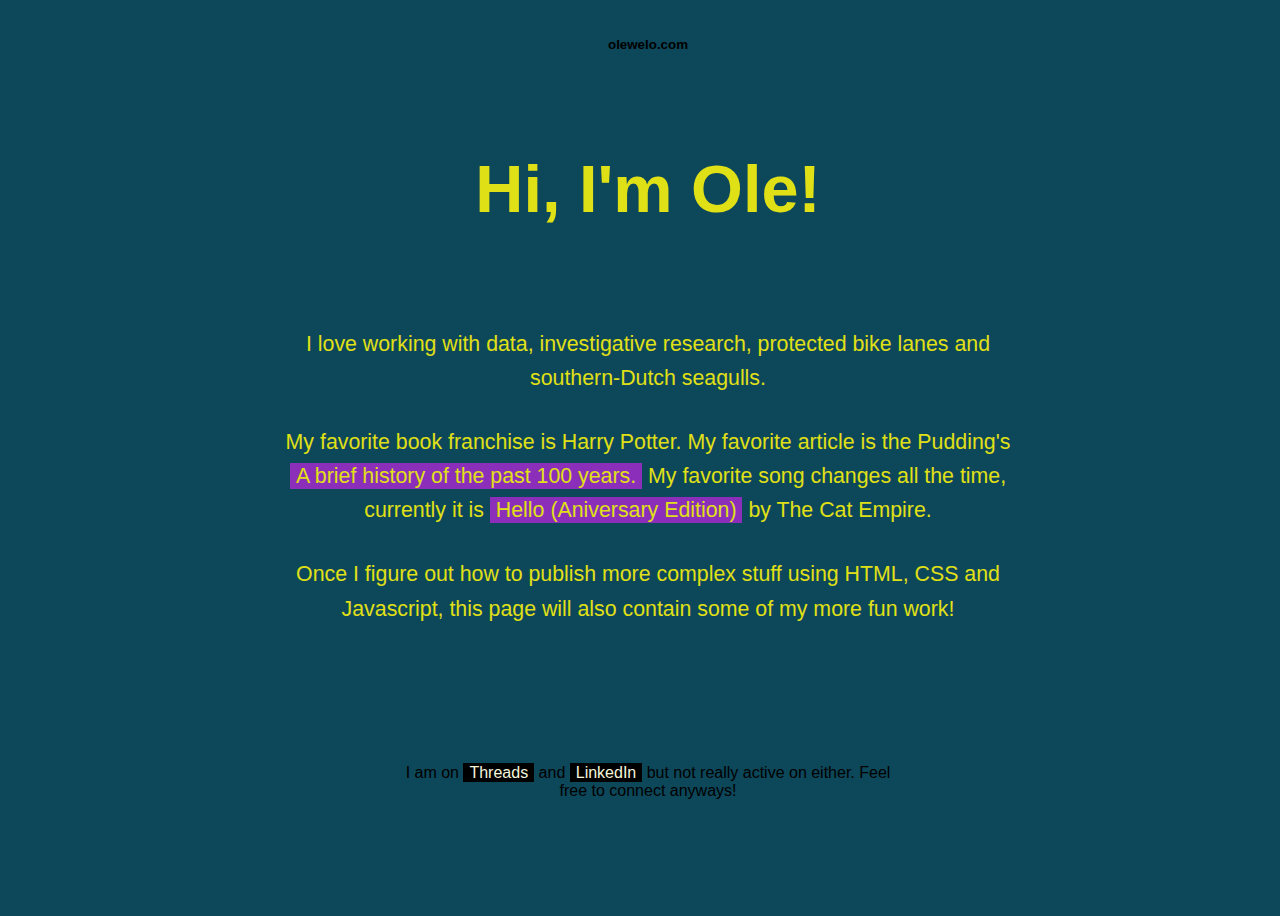
<file: index.html>
<!DOCTYPE html>
<html>
    <head>
        <meta name="viewport" content="width=device-width, initial-scale=1">
        <title>olewelo.com - blog & data</title>
        <link rel="stylesheet" href="style.css">
        <link rel="icon" type="image/x-icon" href="/images/favicon.ico">
    </head>
    <body>
        <header>
        <h1>olewelo.com</h1>
        </header>
        <main>
            <div class="row" id="body">
                <div class="intro-text-box">
                    <section>
                        <h1>Hi, I'm Ole!</h1>
                        <p1>
                            I love working with data, investigative research, protected bike lanes and southern-Dutch seagulls.
                        </p1>
                        <p2>
                            My favorite book franchise is Harry Potter. My favorite
                            article is the Pudding's <a href="https://pudding.cool/2018/12/brief-history/"><span class="single-line">A brief</span> history of the past <span class="single-line">100 years.</span></a>
                            My favorite song changes all the time, currently it is 
                            <a href="https://www.youtube.com/watch?v=nINM6dGTLxY">Hello (Aniversary Edition)</a> by The Cat Empire.
                        </p2>
                        <p3>
                            Once I figure out how to publish more complex stuff using HTML, CSS and Javascript, 
                            this page will also contain some of my more fun work!
                        </p3>
                    </section>
                </div>
            </div>
        </main>
        <footer id="footer">
            I am on 
            <a href="https://www.threads.net/@olewelo">Threads</a> 
            and
            <a href="https://www.linkedin.com/in/olesiever/">LinkedIn</a>
            but not really active on either. Feel free to connect anyways!
        </footer>
    </body>
</html>
</file>
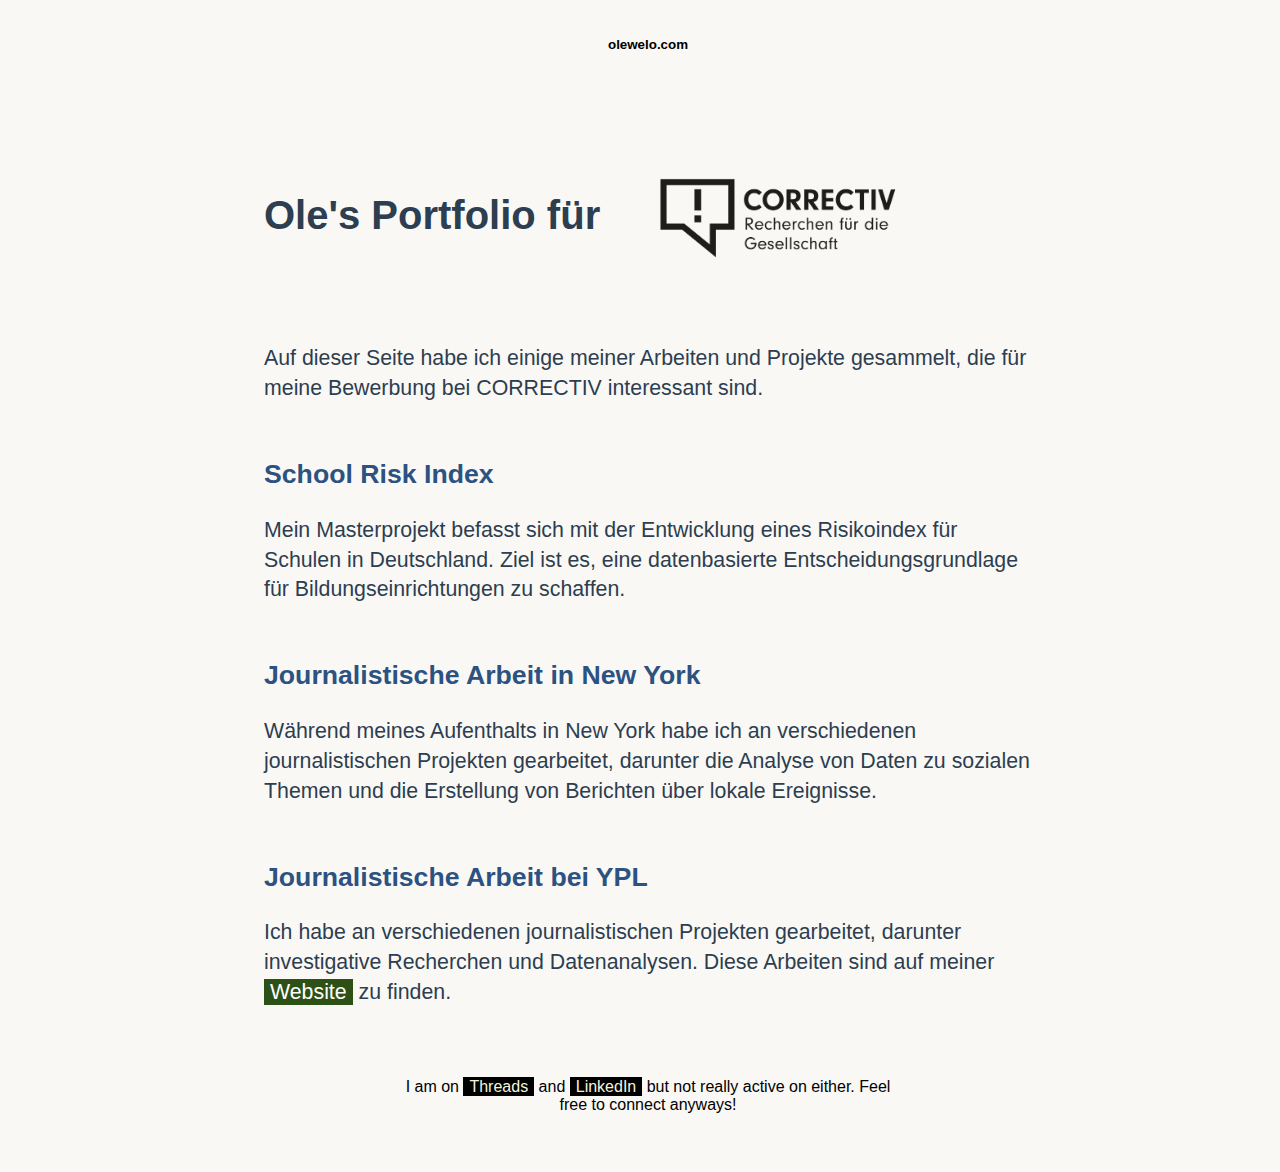
<file: correctiv-portfolio/index.html>
<!DOCTYPE html>
<html>
    <head>
        <meta name="viewport" content="width=device-width, initial-scale=1">
        <title>olewelo.com - blog & data</title>
        <link rel="stylesheet" href="style.css">
        <link rel="icon" type="image/x-icon" href="/images/favicon.ico">
    </head>
    <body>
        <header>
        <h1>olewelo.com</h1>
        </header>
        <main>
            <div class="row" id="body">
                <div class="main">
                    <section>
                        <h1>Ole's Portfolio für <img src="images/CORRECTIV-logo.png" alt="Logo" class="inline-logo"></h1>
                        <p1>
                            Auf dieser Seite habe ich einige meiner Arbeiten und Projekte gesammelt, die für meine Bewerbung bei CORRECTIV interessant sind.
                        </p1>
                        <h2>School Risk Index</h2>
                        <p1>
                            Mein Masterprojekt befasst sich mit der Entwicklung eines Risikoindex für Schulen in Deutschland. Ziel ist es, eine datenbasierte Entscheidungsgrundlage für Bildungseinrichtungen zu schaffen.
                        </p1>
                        <h2>Journalistische Arbeit in New York</h2>
                        <p1>
                            Während meines Aufenthalts in New York habe ich an verschiedenen journalistischen Projekten gearbeitet, darunter die Analyse von Daten zu sozialen Themen und die Erstellung von Berichten über lokale Ereignisse.
                        </p1>
                        <h2>Journalistische Arbeit bei YPL</h2>
                        <p1>
                            Ich habe an verschiedenen journalistischen Projekten gearbeitet, darunter investigative Recherchen und Datenanalysen. Diese Arbeiten sind auf meiner <a href="https://olewelo.com">Website</a> zu finden.
                        </p1>
                        
                    </section>
                </div>
            </div>
        </main>
        <footer id="footer">
            I am on 
            <a href="https://www.threads.net/@olewelo">Threads</a> 
            and
            <a href="https://www.linkedin.com/in/olesiever/">LinkedIn</a>
            but not really active on either. Feel free to connect anyways!
        </footer>
    </body>
</html>
</file>
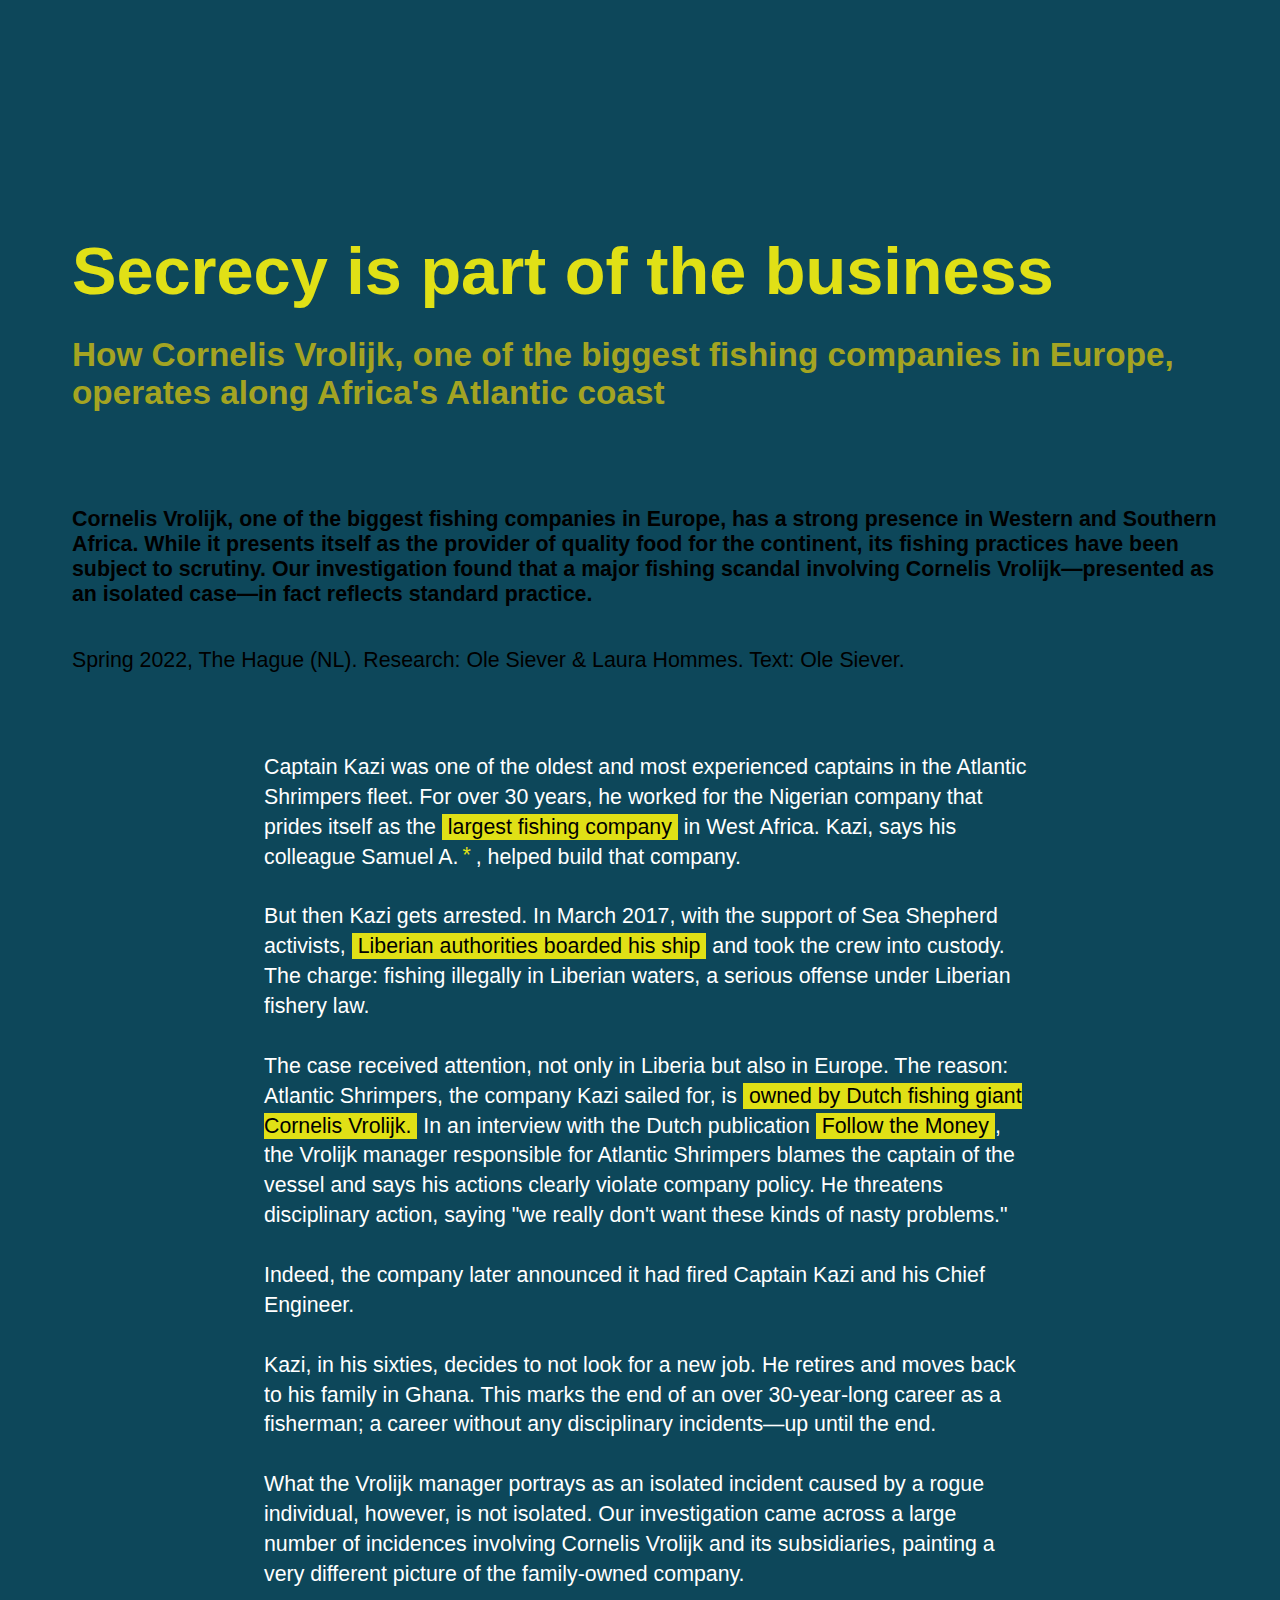
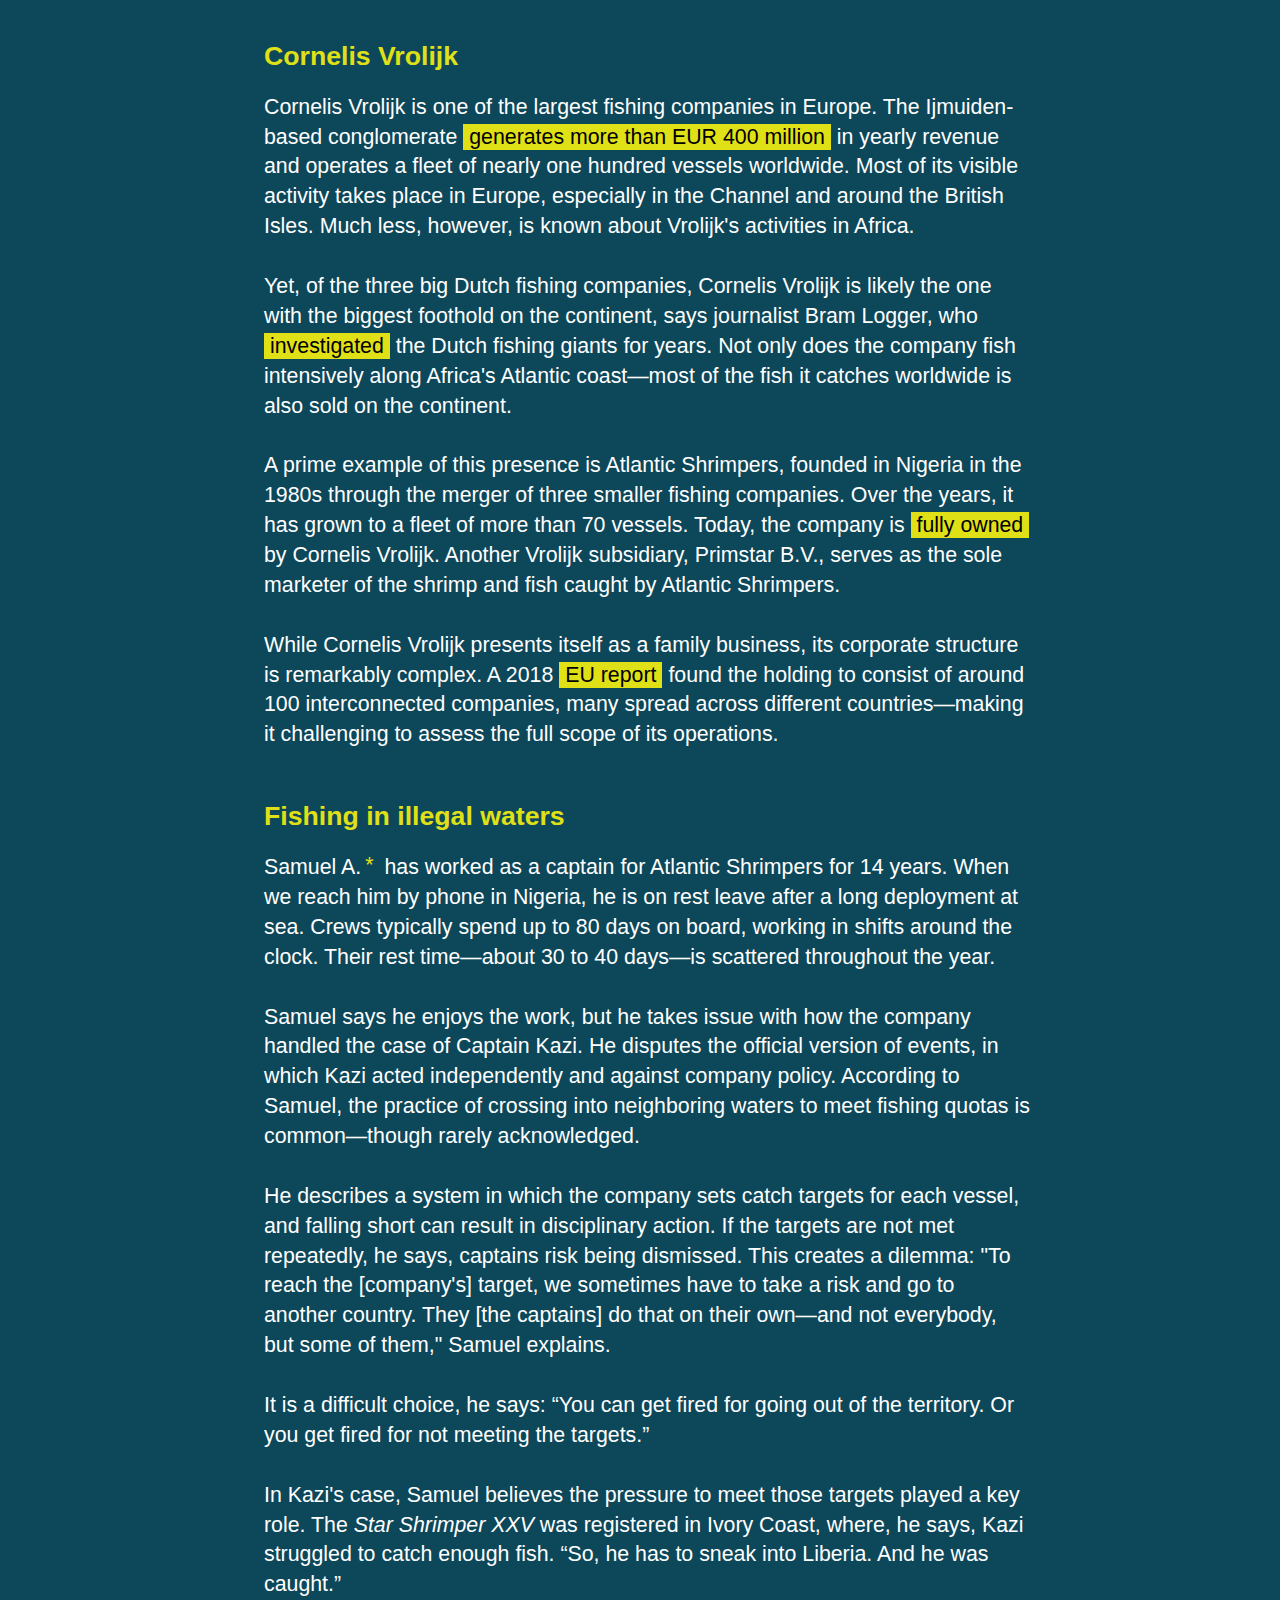
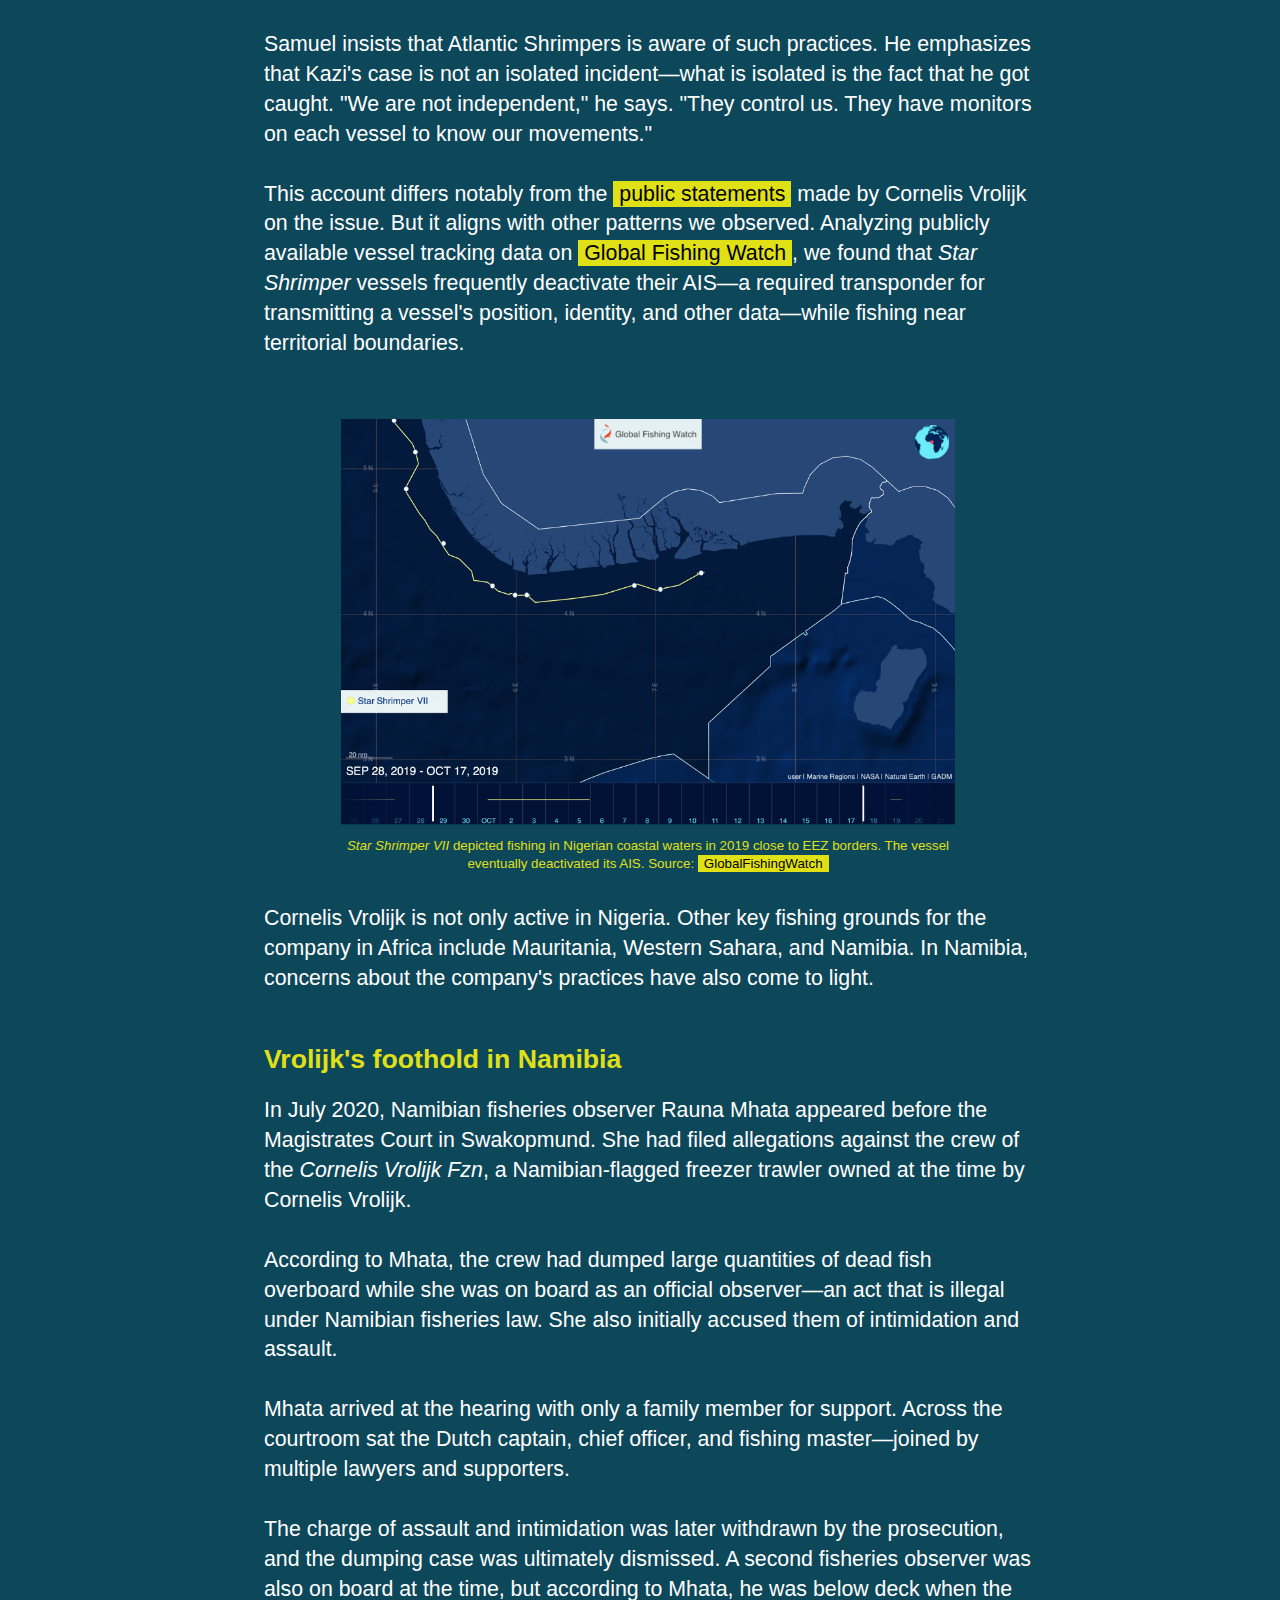
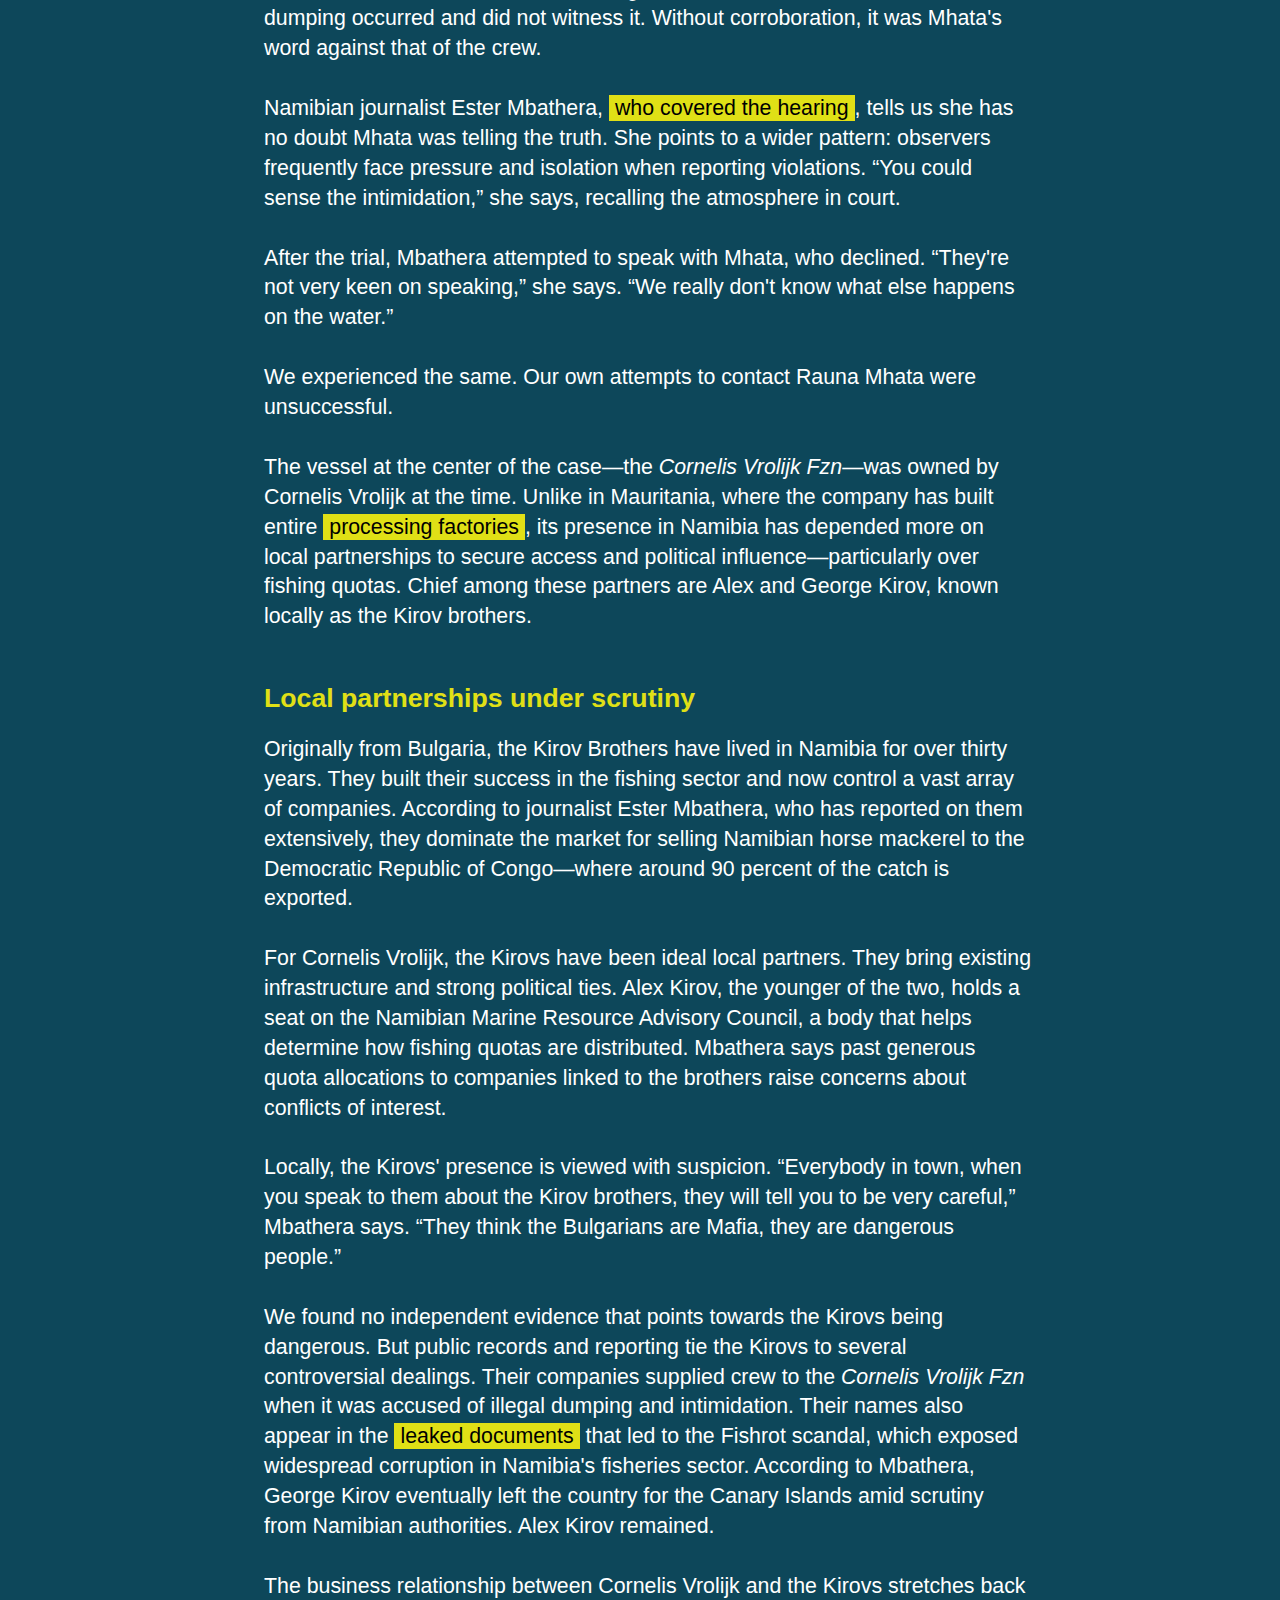
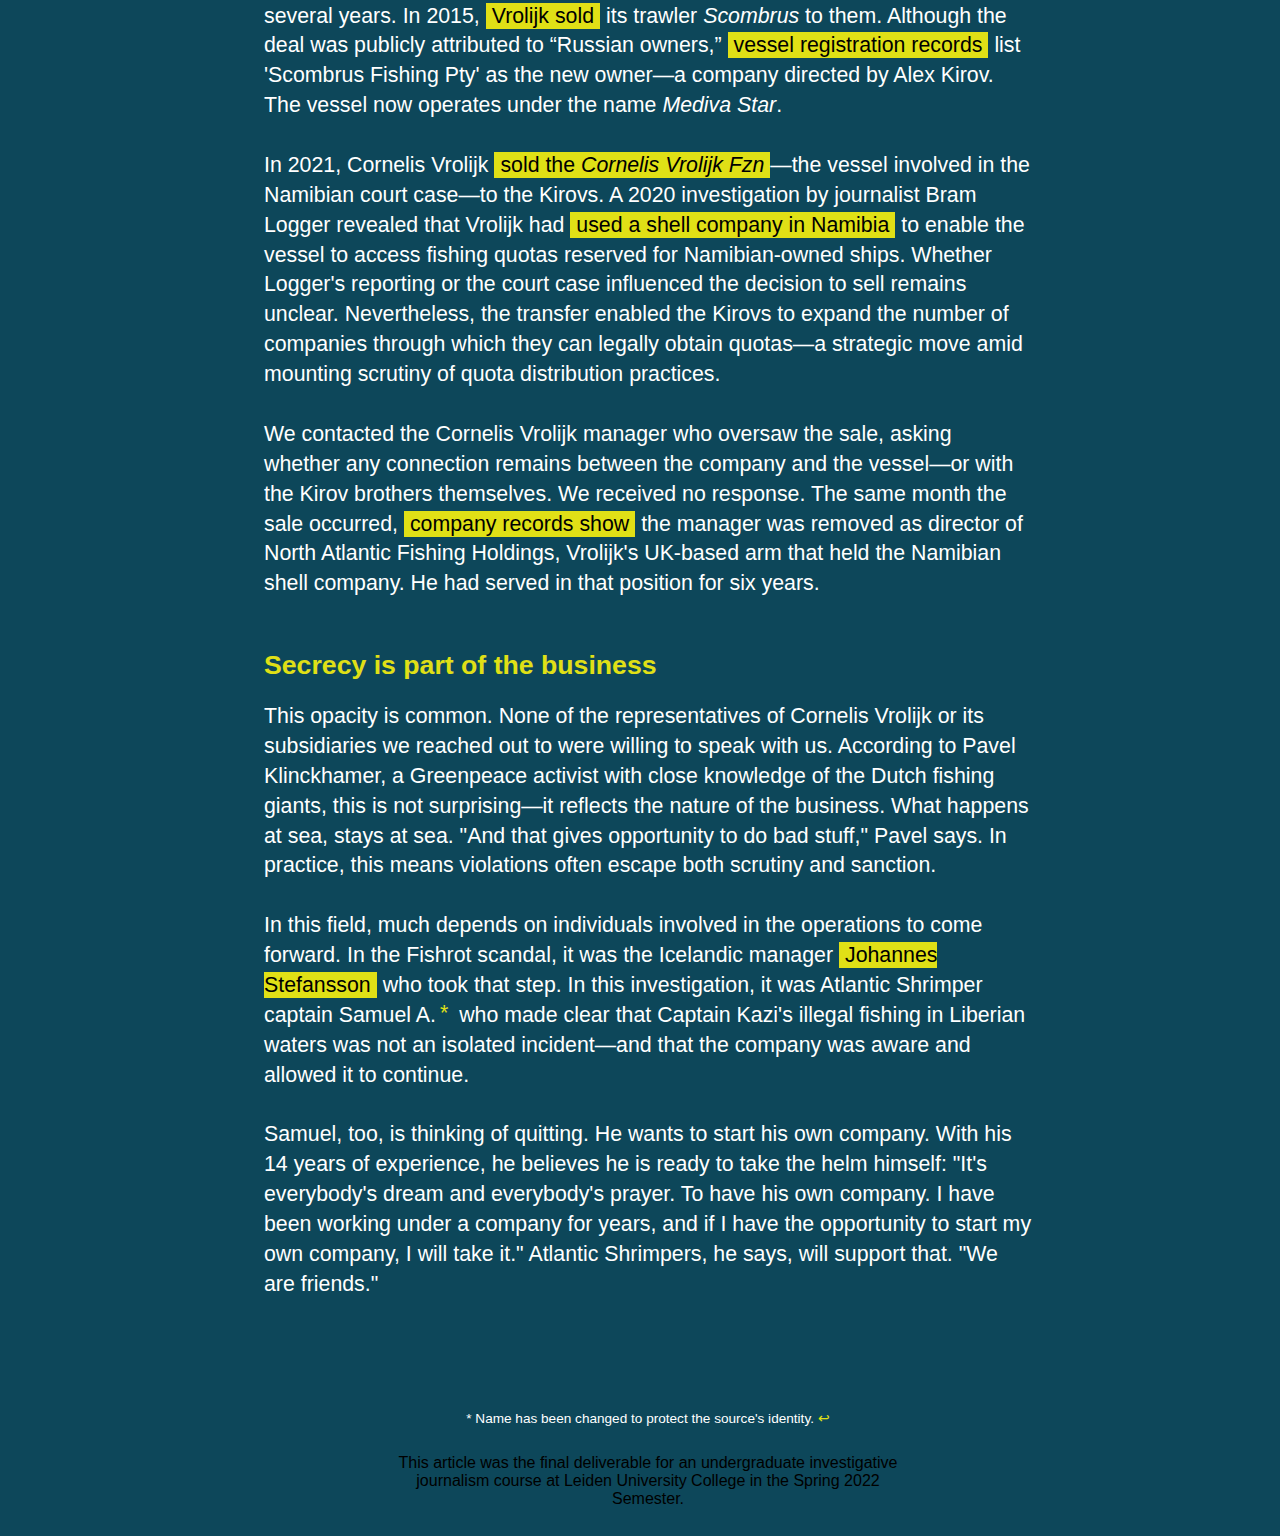
<file: lighthouse-application-1/index.html>
<!DOCTYPE html>
<html>
    <head>
        <meta name="viewport" content="width=device-width, initial-scale=1">
        <title>olewelo.com - blog & data</title>
        <link rel="stylesheet" href="style.css">
        <link rel="icon" type="image/x-icon" href="/images/favicon.ico">
    </head>
    <body>
        <main>
            <div class="title">
                <section>
                    <h1>Secrecy is part of the business</h1>
                    <h2>
                        How Cornelis Vrolijk, one of the biggest fishing companies in Europe, operates along Africa's Atlantic coast
                    </h2>
                    <h3>Cornelis Vrolijk, one of the biggest fishing companies in Europe, has a strong presence in Western and Southern Africa. 
                        While it presents itself as the provider of quality food for the continent, its fishing practices 
                        have been subject to scrutiny. Our investigation found that a major fishing scandal involving Cornelis Vrolijk—presented as an isolated case—in fact reflects standard practice.
                    </h3>
                    <p1>
                        Spring 2022, The Hague (NL). Research: Ole Siever & Laura Hommes. Text: Ole Siever.
                    </p1>
                </section>
            </div>
            <div class="row" id="body">
                <div class="main">
                    <section>
                        <p1>
                            Captain Kazi was one of the oldest and most experienced captains in the Atlantic Shrimpers fleet. For over 30 years, he worked for the Nigerian company that prides itself as the <a href="https://thefishshop.com.ng/our-profile/">largest fishing company</a> in West Africa. Kazi, says his colleague Samuel A.<sup><a href="#footnote-1" id="ref-1">*</a></sup>, helped build that company.
                        </p1>
                        <p1>
                            But then Kazi gets arrested. In March 2017, with the support of Sea Shepherd activists, <a href="https://fcwc-fish.org/other-news/liberia-sustainably-certified-shrimp-trawler-arrested-by-liberian-coast-guard-with-assistance-from-sea-shepherd">Liberian authorities boarded his ship</a> and took the crew into custody. The charge: fishing illegally in Liberian waters, a serious offense under Liberian fishery law. 
                        </p1>
                        <p1>
                            The case received attention, not only in Liberia but also in Europe. The reason: Atlantic Shrimpers, the company Kazi sailed for, is <a href="https://www.europarl.europa.eu/RegData/etudes/STUD/2018/629176/IPOL_STU(2018)629176_EN.pdf"><span class="single-line">owned by</span> Dutch fishing giant <span class="single-line">Cornelis Vrolijk.</span></a>
                            In an interview with the Dutch publication <a href="https://www.ftm.nl/artikelen/nederlandse-visgigant-weer-gepakt-voor-illegaal-vissen-in-afrika">Follow the Money</a>, the Vrolijk manager responsible for Atlantic Shrimpers blames the captain of the vessel and says his actions clearly violate company policy. He threatens disciplinary action, saying "we really don't want these kinds of nasty problems."
                        </p1>
                        <p1>
                            Indeed, the company later announced it had fired Captain Kazi and his Chief Engineer.
                        </p1>
                        <p1>
                            Kazi, in his sixties, decides to not look for a new job. He retires and moves back to his family in Ghana. This marks the end of an over 30-year-long career as a fisherman; a career without any disciplinary incidents—up until the end. 
                        </p1>
                        <p1>
                            What the Vrolijk manager portrays as an isolated incident caused by a rogue individual, however, is not isolated. Our investigation came across a large number of incidences involving Cornelis Vrolijk and its subsidiaries, painting a very different picture of the family-owned company. 
                        </p1>
                    </section>
                    <section>
                        <h1>
                            Cornelis Vrolijk
                        </h1>
                        <p1>
                            Cornelis Vrolijk is one of the largest fishing companies in Europe. The Ijmuiden-based conglomerate <a href="https://www.cornelisvrolijk.eu/media/fvwbjsxt/cv_mvo-verslag-2022-eng.pdf">generates more than EUR 400 million</a> in yearly revenue and operates a fleet of nearly one hundred vessels worldwide. Most of its visible activity takes place in Europe, especially in the Channel and around the British Isles. Much less, however, is known about Vrolijk's activities in Africa. 
                        </p1>
                        <p1>
                            Yet, of the three big Dutch fishing companies, Cornelis Vrolijk is likely the one with the biggest foothold on the continent, says journalist Bram Logger, who <a href="https://www.groene.nl/artikel/vissen-in-troebel-water">investigated</a> the Dutch fishing giants for years. Not only does the company fish intensively along Africa's Atlantic coast—most of the fish it catches worldwide is also sold on the continent.
                        </p1>
                        <p1>
                            A prime example of this presence is Atlantic Shrimpers, founded in Nigeria in the 1980s through the merger of three smaller fishing companies. Over the years, it has grown to a fleet of more than 70 vessels. Today, the company is <a href="https://www.europarl.europa.eu/RegData/etudes/STUD/2018/629176/IPOL_STU(2018)629176_EN.pdf">fully owned</a> by Cornelis Vrolijk. Another Vrolijk subsidiary, Primstar B.V., serves as the sole marketer of the shrimp and fish caught by Atlantic Shrimpers.
                        </p1>
                        <p1>
                            While Cornelis Vrolijk presents itself as a family business, its corporate structure is remarkably complex. A 2018 <a href="https://www.europarl.europa.eu/RegData/etudes/STUD/2018/629176/IPOL_STU(2018)629176_EN.pdf">EU report</a> found the holding to consist of around 100 interconnected companies, many spread across different countries—making it challenging to assess the full scope of its operations.
                        </p1>
                    </section>
                    <section>
                        <h1>
                            Fishing in illegal waters
                        </h1>
                        <p1>
                            Samuel A.<sup><a href="#footnote-1" id="ref-1">*</a></sup> has worked as a captain for Atlantic Shrimpers for 14 years. When we reach him by phone in Nigeria, he is on rest leave after a long deployment at sea. Crews typically spend up to 80 days on board, working in shifts around the clock. Their rest time—about 30 to 40 days—is scattered throughout the year.
                        </p1>
                        <p1>
                            Samuel says he enjoys the work, but he takes issue with how the company handled the case of Captain Kazi. He disputes the official version of events, in which Kazi acted independently and against company policy. According to Samuel, the practice of crossing into neighboring waters to meet fishing quotas is common—though rarely acknowledged.
                        </p1>
                        <p1>
                            He describes a system in which the company sets catch targets for each vessel, and falling short can result in disciplinary action. If the targets are not met repeatedly, he says, captains risk being dismissed. This creates a dilemma: "To reach the [company's] target, we sometimes have to take a risk and go to another country. They [the captains] do that on their own—and not everybody, but some of them," Samuel explains.
                        </p1>
                        <p1>
                            It is a difficult choice, he says: “You can get fired for going out of the territory. Or you get fired for not meeting the targets.”
                        </p1>
                        <p1>
                            In Kazi's case, Samuel believes the pressure to meet those targets played a key role. The <em>Star Shrimper XXV</em> was registered in Ivory Coast, where, he says, Kazi struggled to catch enough fish. “So, he has to sneak into Liberia. And he was caught.”
                        </p1>
                        <p1>
                            Samuel insists that Atlantic Shrimpers is aware of such practices. He emphasizes that Kazi's case is not an isolated incident—what is isolated is the fact that he got caught. "We are not independent," he says. "They control us. They have monitors on each vessel to know our movements."
                        </p1>
                        <p1>
                            This account differs notably from the <a href="https://www.ftm.nl/artikelen/nederlandse-visgigant-weer-gepakt-voor-illegaal-vissen-in-afrika">public statements</a> made by Cornelis Vrolijk on the issue. But it aligns with other patterns we observed. Analyzing publicly available vessel tracking data on <a href="https://globalfishingwatch.org/">Global Fishing Watch</a>, we found that <em>Star Shrimper</em> vessels frequently deactivate their AIS—a required transponder for transmitting a vessel's position, identity, and other data—while fishing near territorial boundaries.
                        </p1>
                    </section>
                </div>
                <div class="body-image">
                        <img src="star-shrimper-vii.png">
                        <p> <em>Star Shrimper VII</em> depicted fishing in Nigerian coastal waters in 2019 close to EEZ borders. The vessel eventually deactivated its AIS. Source: <a href="https://globalfishingwatch.org/">GlobalFishingWatch</a></p>
                </div>
                <div class="main">
                    <section>
                        <p1>
                            Cornelis Vrolijk is not only active in Nigeria. Other key fishing grounds for the company in Africa include Mauritania, Western Sahara, and Namibia. In Namibia, concerns about the company's practices have also come to light.
                        </p1>
                    </section>
                    <section>
                        <h1>
                            Vrolijk's foothold in Namibia
                        </h1>
                        <p1>
                           In July 2020, Namibian fisheries observer Rauna Mhata appeared before the Magistrates Court in Swakopmund. She had filed allegations against the crew of the <em>Cornelis Vrolijk Fzn</em>, a Namibian-flagged freezer trawler owned at the time by Cornelis Vrolijk.
                        </p1>
                        <p1>
                            According to Mhata, the crew had dumped large quantities of dead fish overboard while she was on board as an official observer—an act that is illegal under Namibian fisheries law. She also initially accused them of intimidation and assault.
                        </p1>
                        <p1>
                            Mhata arrived at the hearing with only a family member for support. Across the courtroom sat the Dutch captain, chief officer, and fishing master—joined by multiple lawyers and supporters.
                        </p1>
                        <p1>
                            The charge of assault and intimidation was later withdrawn by the prosecution, and the dumping case was ultimately dismissed. A second fisheries observer was also on board at the time, but according to Mhata, he was below deck when the dumping occurred and did not witness it. Without corroboration, it was Mhata's word against that of the crew.
                        </p1>
                        <p1>
                            Namibian journalist Ester Mbathera, <a href="https://www.namibian.com.na/dutch-fishermen-charged-for-assault-intimidating-female-fisheries-observer/">who covered the hearing</a>, tells us she has no doubt Mhata was telling the truth. She points to a wider pattern: observers frequently face pressure and isolation when reporting violations. “You could sense the intimidation,” she says, recalling the atmosphere in court.
                        </p1>
                        <p1>
                            After the trial, Mbathera attempted to speak with Mhata, who declined. “They're not very keen on speaking,” she says. “We really don't know what else happens on the water.”
                        </p1>
                        <p1>
                            We experienced the same. Our own attempts to contact Rauna Mhata were unsuccessful.
                        </p1>
                        <p1>
                            The vessel at the center of the case—the <em>Cornelis Vrolijk Fzn</em>—was owned by Cornelis Vrolijk at the time. Unlike in Mauritania, where the company has built entire <a href="https://www.cornelisvrolijk.eu/media/gxpaz2zl/cv-mvo-2019_def_eng_lr.pdf">processing factories</a>, its presence in Namibia has depended more on local partnerships to secure access and political influence—particularly over fishing quotas. Chief among these partners are Alex and George Kirov, known locally as the Kirov brothers.
                        </p1>
                    </section>
                    <section>
                        <h1>
                            Local partnerships under scrutiny
                        </h1>
                        <p1>
                            Originally from Bulgaria, the Kirov Brothers have lived in Namibia for over thirty years. They built their success in the fishing sector and now control a vast array of companies. According to journalist Ester Mbathera, who has reported on them extensively, they dominate the market for selling Namibian horse mackerel to the Democratic Republic of Congo—where around 90 percent of the catch is exported.
                        </p1>
                        <p1>
                            For Cornelis Vrolijk, the Kirovs have been ideal local partners. They bring existing infrastructure and strong political ties. Alex Kirov, the younger of the two, holds a seat on the Namibian Marine Resource Advisory Council, a body that helps determine how fishing quotas are distributed. Mbathera says past generous quota allocations to companies linked to the brothers raise concerns about conflicts of interest.
                        </p1>
                        <p1>
                            Locally, the Kirovs' presence is viewed with suspicion. “Everybody in town, when you speak to them about the Kirov brothers, they will tell you to be very careful,” Mbathera says. “They think the Bulgarians are Mafia, they are dangerous people.”
                        </p1>
                        <p1>
                            We found no independent evidence that points towards the Kirovs being dangerous. But public records and reporting tie the Kirovs to several controversial dealings. Their companies supplied crew to the <em>Cornelis Vrolijk Fzn</em> when it was accused of illegal dumping and intimidation. Their names also appear in the <a href="https://wikileaks.org/fishrot/database/raw_data/lg_pdf_view/b9a50a1c46153c19e042dccf7be4af37.pdf"><span class="single-line">leaked documents</span></a> that led to the Fishrot scandal, which exposed widespread corruption in Namibia's fisheries sector. According to Mbathera, George Kirov eventually left the country for the Canary Islands amid scrutiny from Namibian authorities. Alex Kirov remained.
                        </p1>
                        <p1>
                            The business relationship between Cornelis Vrolijk and the Kirovs stretches back several years. In 2015, <a href="https://www.schuttevaer.nl/nieuws/visserij/2015/06/04/sch-27-scombrus-krijgt-russische-eigenaar/">Vrolijk sold</a> its trawler <em>Scombrus</em> to them. Although the deal was publicly attributed to “Russian owners,” <a href="https://gisis.imo.org/Public/SHIPS/ShipDetails.aspx?IMONumber=8202812"><span class="single-line">vessel registration records</span></a> list 'Scombrus Fishing Pty' as the new owner—a company directed by Alex Kirov. The vessel now operates under the name <em>Mediva Star</em>.
                        </p1>
                        <p1>
                            In 2021, Cornelis Vrolijk <a href="https://www.undercurrentnews.com/2021/08/25/namibias-nombili-acquires-vessel-cornelis-vrolijk/"><span class="single-line">sold the <em>Cornelis Vrolijk Fzn</em></span></a>—the vessel involved in the Namibian court case—to the Kirovs. A 2020 investigation by journalist Bram Logger revealed that Vrolijk had <a href="https://www.groene.nl/artikel/vissen-in-troebel-water">used a shell company in Namibia</a> to enable the vessel to access fishing quotas reserved for Namibian-owned ships. Whether Logger's reporting or the court case influenced the decision to sell remains unclear. Nevertheless, the transfer enabled the Kirovs to expand the number of companies through which they can legally obtain quotas—a strategic move amid mounting scrutiny of quota distribution practices.
                        </p1>
                        <p1>
                            We contacted the Cornelis Vrolijk manager who oversaw the sale, asking whether any connection remains between the company and the vessel—or with the Kirov brothers themselves. We received no response. The same month the sale occurred, <a href="https://find-and-update.company-information.service.gov.uk/company/07074539/filing-history/MzMxMDE0NDM5MWFkaXF6a2N4/document?format=pdf&download=0"><span class="single-line">company records show</span></a> the manager was removed as director of North Atlantic Fishing Holdings, Vrolijk's UK-based arm that held the Namibian shell company. He had served in that position for six years.
                        </p1>
                    </section>
                    <section>
                        <h1>
                            Secrecy is part of the business
                        </h1>
                        <p1>
                            This opacity is common. None of the representatives of Cornelis Vrolijk or its subsidiaries we reached out to were willing to speak with us. According to Pavel Klinckhamer, a Greenpeace activist with close knowledge of the Dutch fishing giants, this is not surprising—it reflects the nature of the business. What happens at sea, stays at sea. "And that gives opportunity to do bad stuff," Pavel says. In practice, this means violations often escape both scrutiny and sanction.
                        </p1>
                        <p1>
                            In this field, much depends on individuals involved in the operations to come forward. In the Fishrot scandal, it was the Icelandic manager <a href="https://www.whistleblowers.org/whistleblowers/johannes-stefansson/">Johannes Stefansson</a> who took that step. In this investigation, it was Atlantic Shrimper captain Samuel A.<sup><a href="#footnote-1" id="ref-1">*</a></sup> who made clear that Captain Kazi's illegal fishing in Liberian waters was not an isolated incident—and that the company was aware and allowed it to continue.
                        </p1>
                        <p1>
                            Samuel, too, is thinking of quitting. He wants to start his own company. With his 14 years of experience, he believes he is ready to take the helm himself: "It's everybody's dream and everybody's prayer. To have his own company. I have been working under a company for years, and if I have the opportunity to start my own company, I will take it." Atlantic Shrimpers, he says, will support that. "We are friends."
                        </p1>
                    </section>
                </div>
            </div>
        </main>
        <div id="footnotes">
            <p id="footnote-1">* Name has been changed to protect the source's identity. <a href="#ref-1">↩</a></p>
        </div>
        <footer id="footer">
            This article was the final deliverable for an undergraduate investigative journalism course at Leiden University College in the Spring 2022 Semester.
        </footer>
    </body>
</html>
</file>
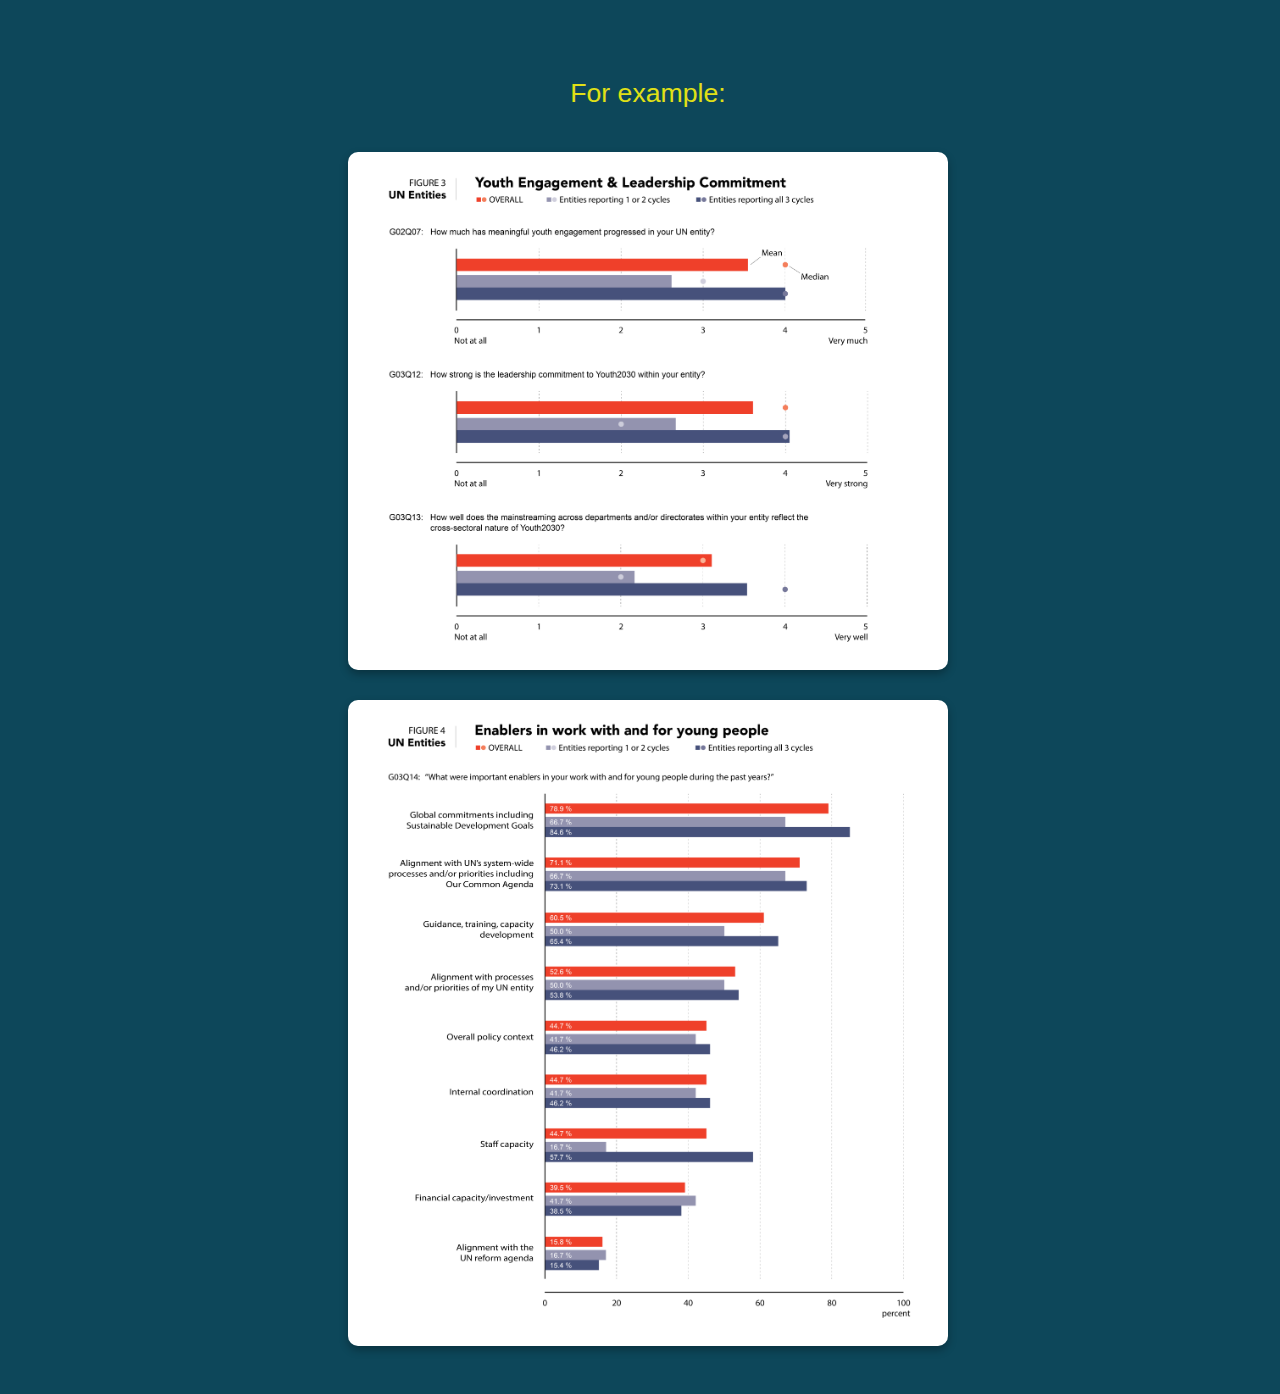
<file: lighthouse-application-3/index.html>
<!DOCTYPE html>
<html>
    <head>
        <meta name="viewport" content="width=device-width, initial-scale=1">
        <title>olewelo.com - blog & data</title>
        <link rel="stylesheet" href="style.css">
        <link rel="icon" type="image/x-icon" href="/images/favicon.ico">
    </head>
    <body>
        <main>
            <div class="centered-content">
                <p class="centered-text">For example:</p>
                <div class="image-gallery">
                    <img src="images/Youth Engagement & Leadership_V3.png" alt="Youth Engagement & Leadership visualization" class="gallery-image">
                    <img src="images/Enablers and Barriers_V5-1_Enablers.png" alt="Enablers and Barriers visualization" class="gallery-image">
                </div>
            </div>
        </main>
    </body>
</html>
</file>
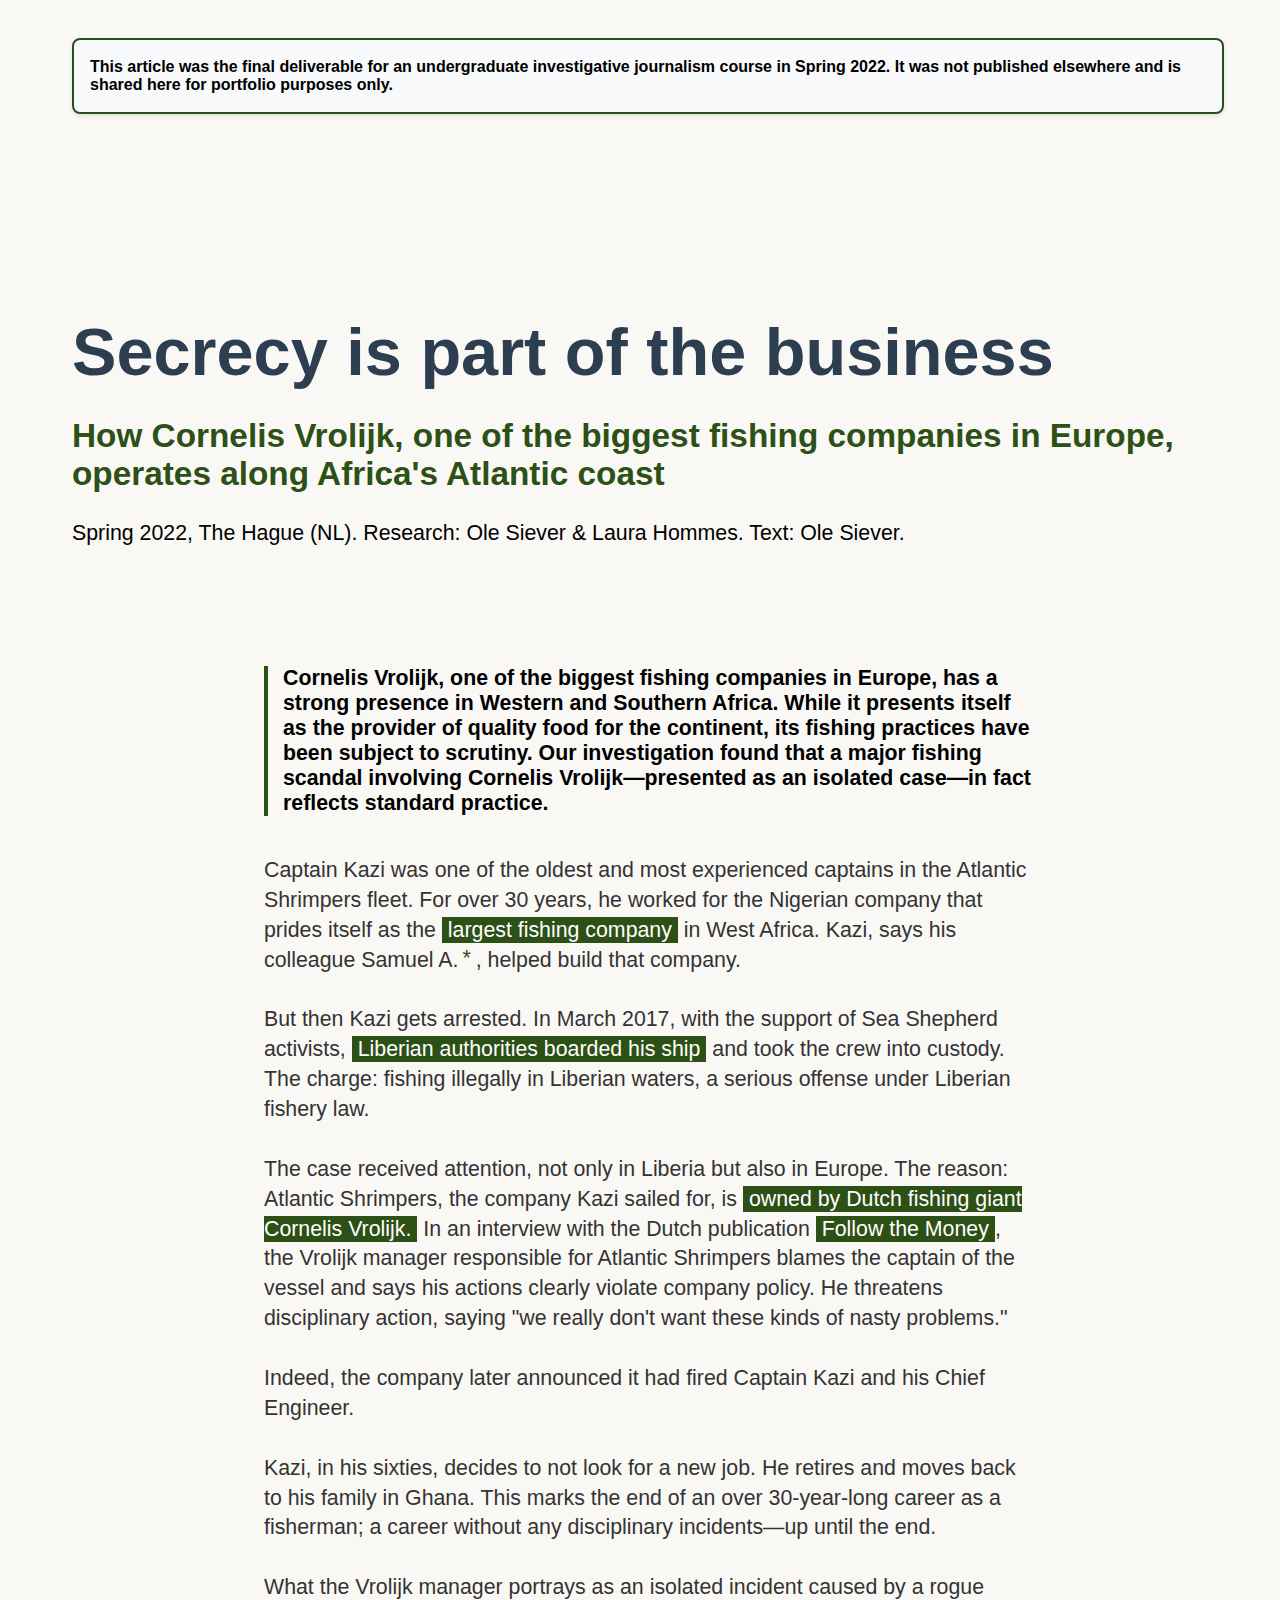
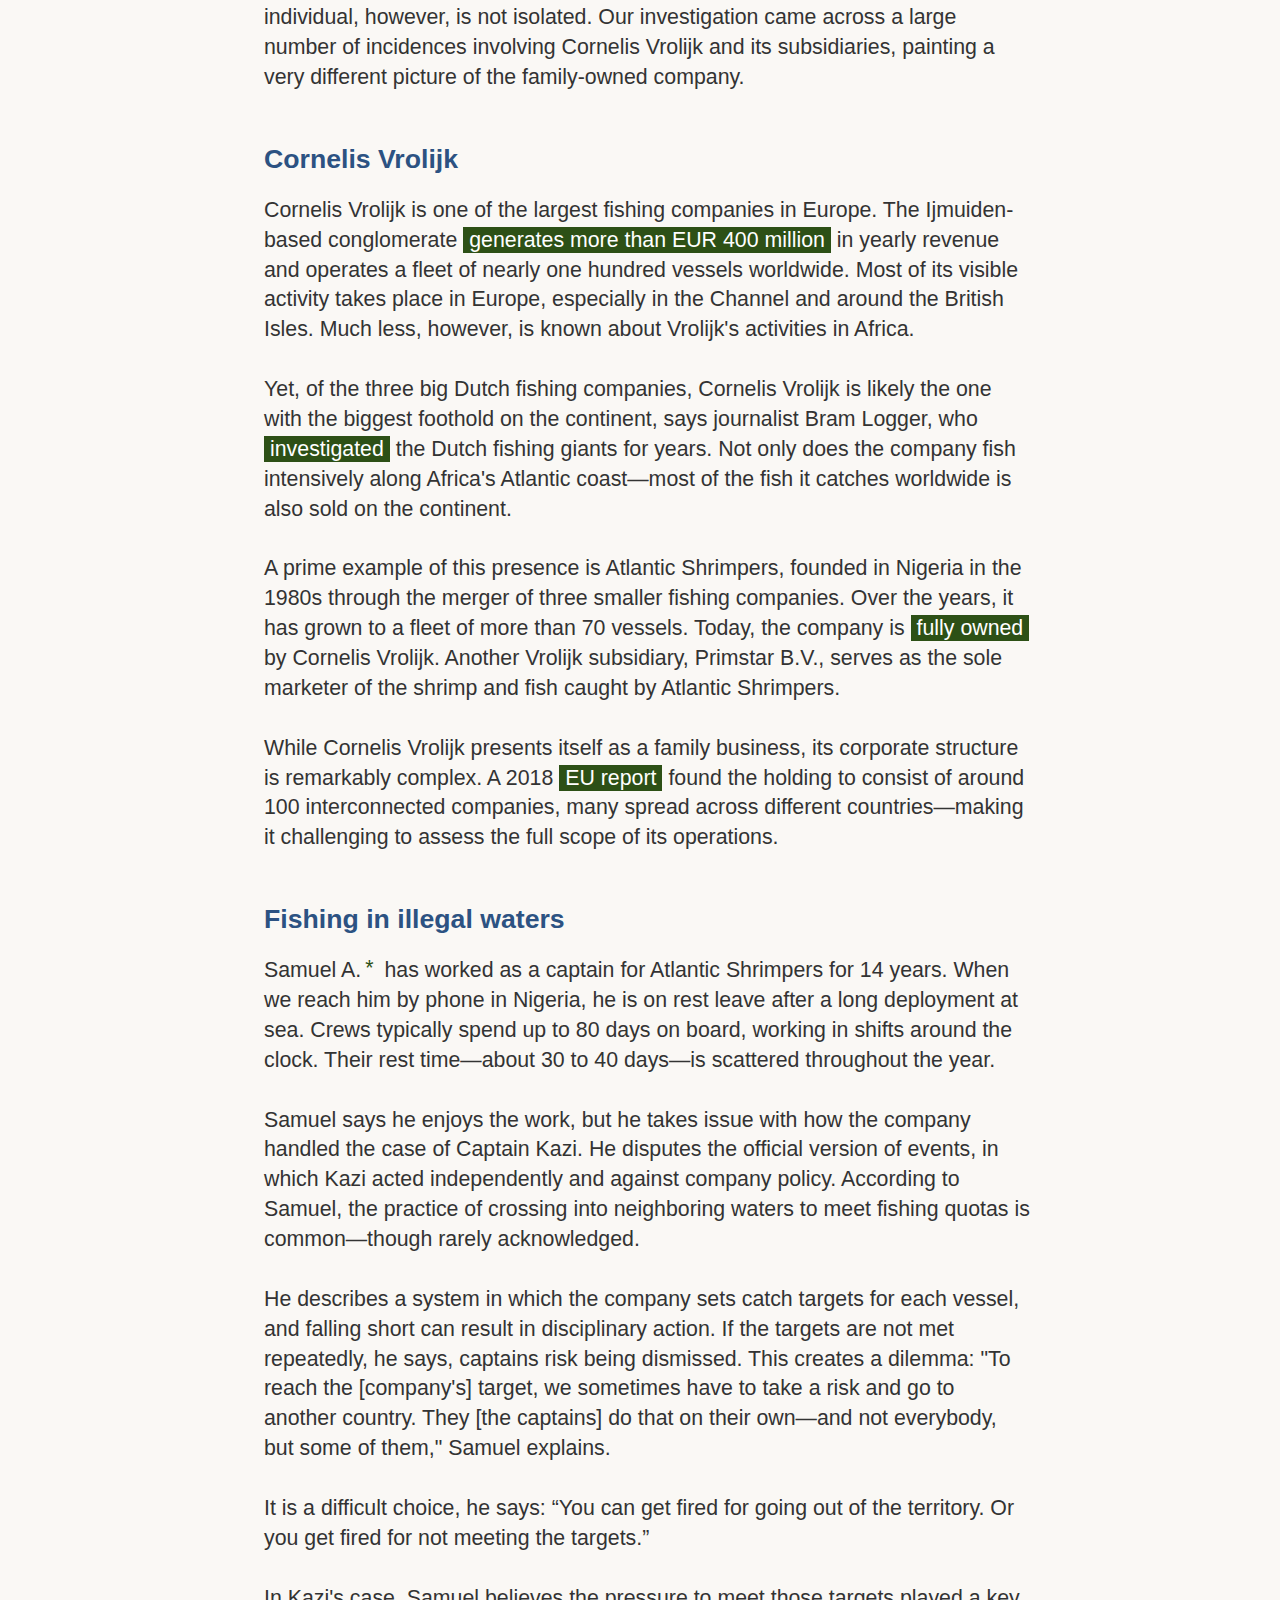
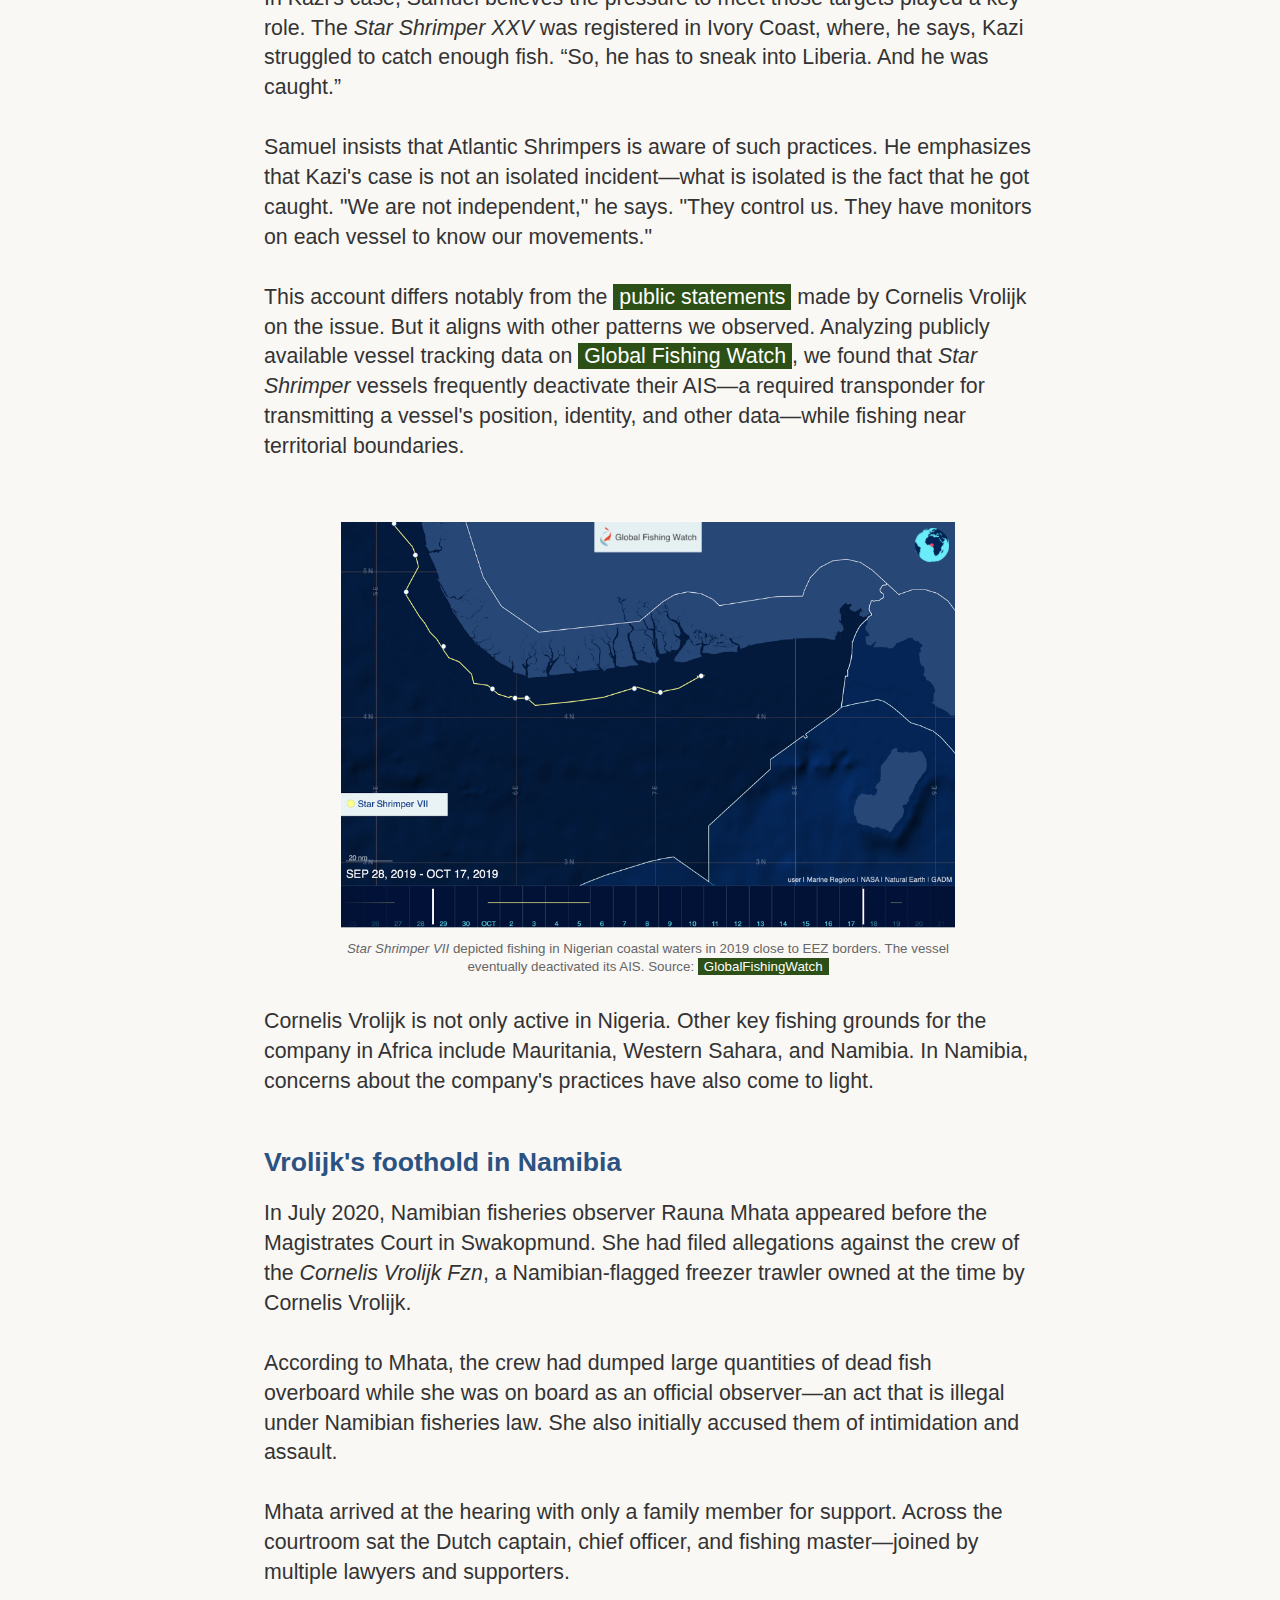
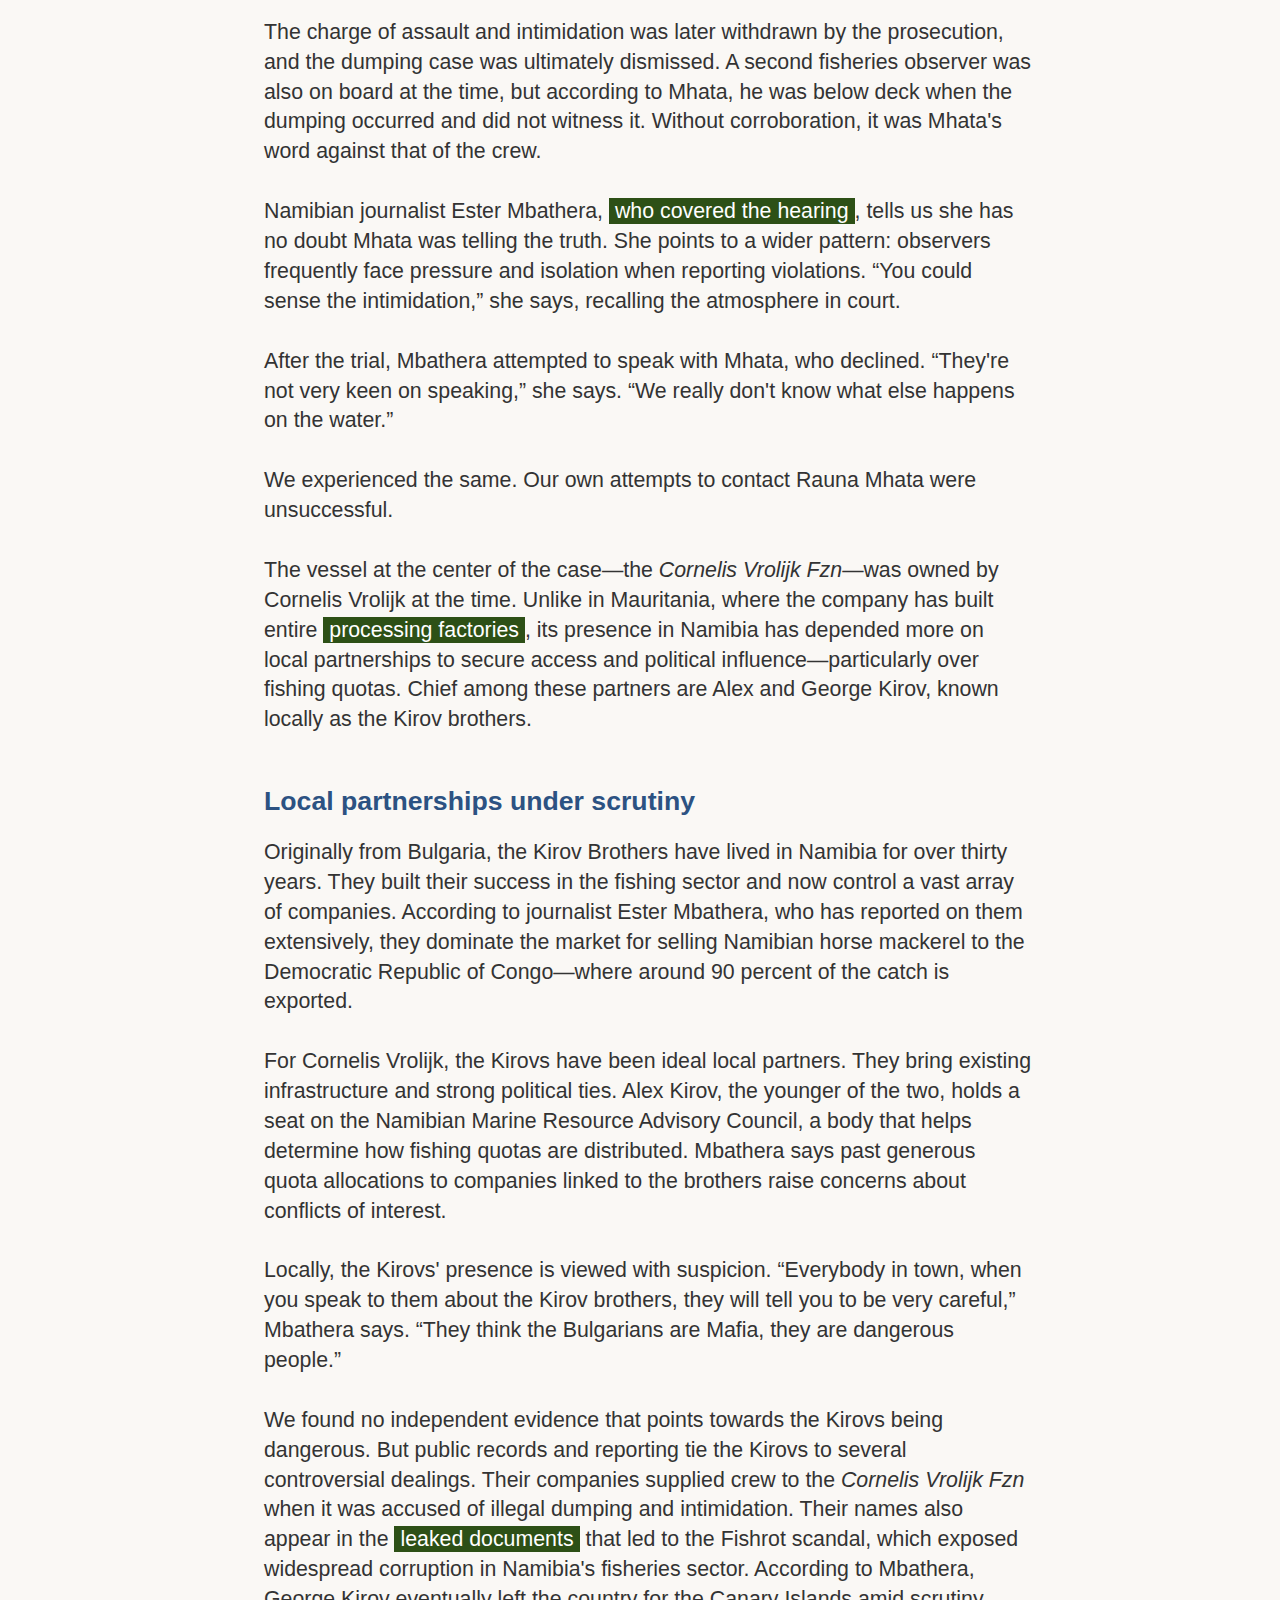
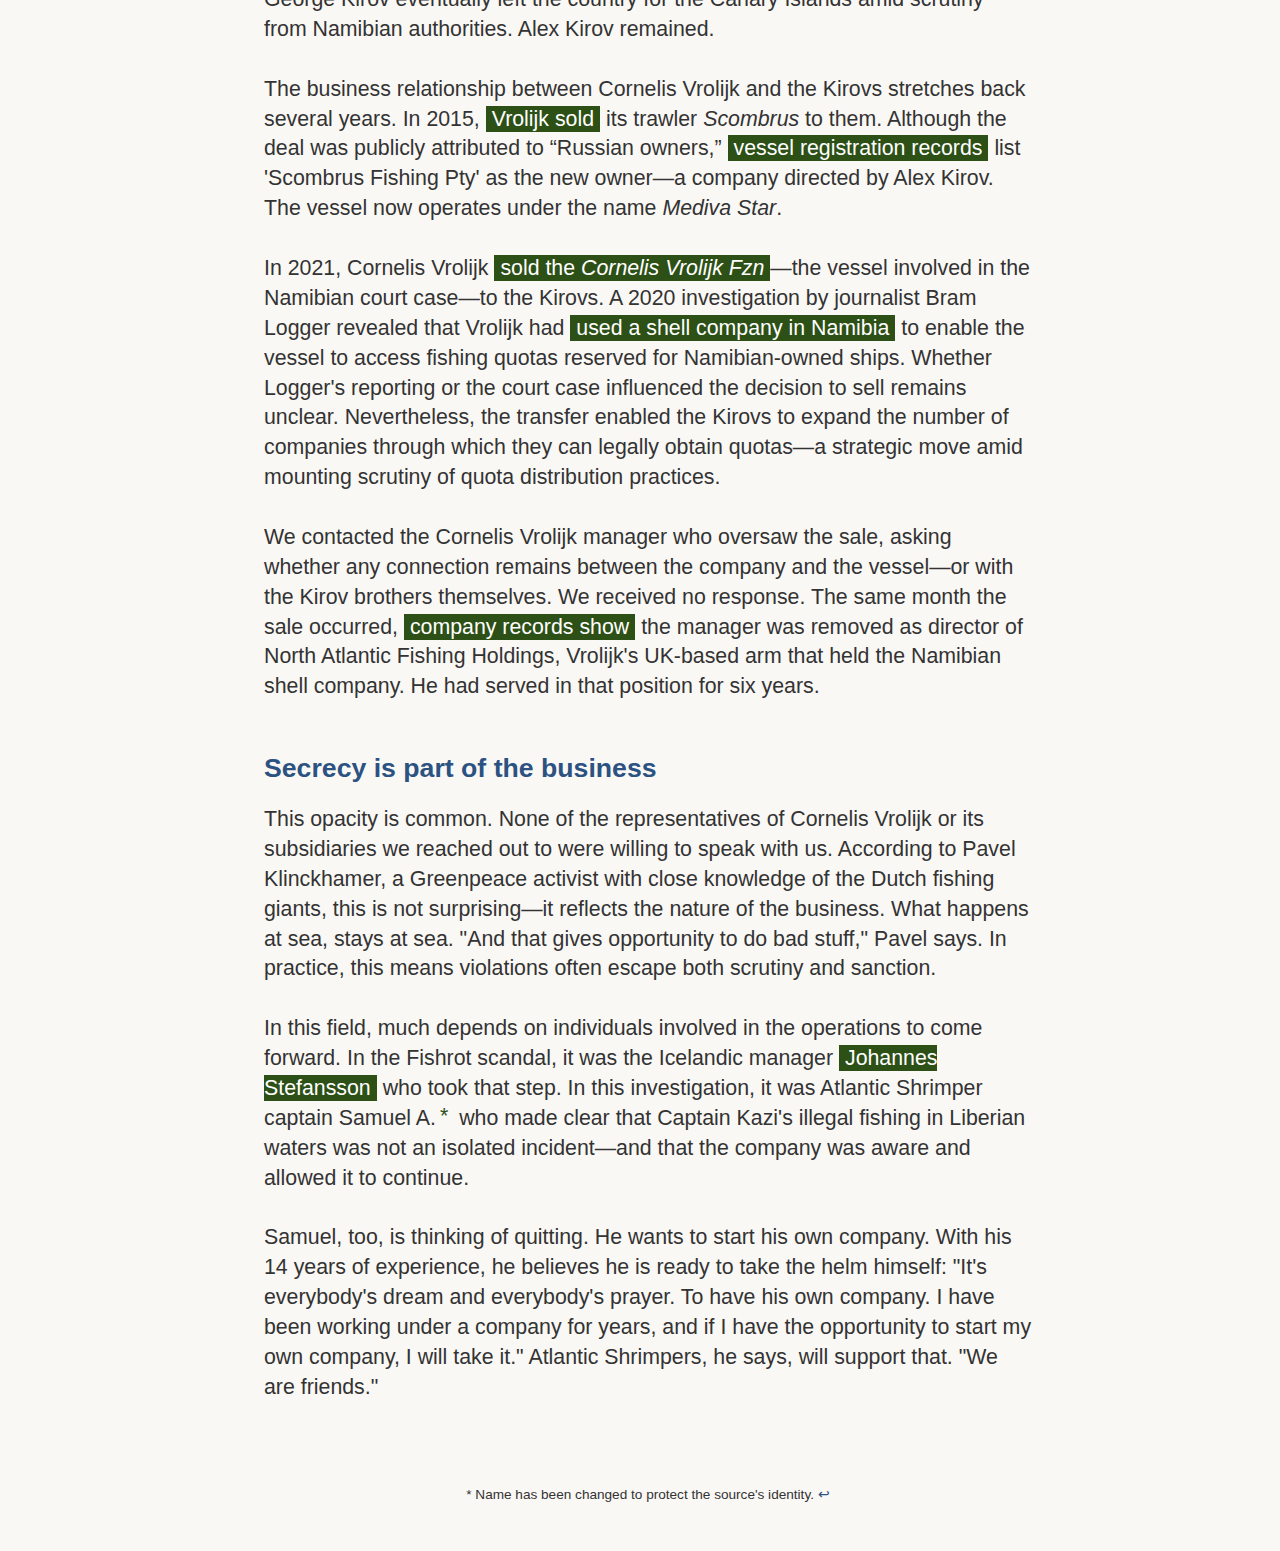
<file: yojo-application-1/index.html>
<!DOCTYPE html>
<html>
    <head>
        <meta name="viewport" content="width=device-width, initial-scale=1">
        <title>olewelo.com - blog & data</title>
        <link rel="stylesheet" href="style.css">
        <link rel="icon" type="image/x-icon" href="/images/favicon.ico">
    </head>
    <body>
        <header>
            <p>This article was the final deliverable for an undergraduate investigative journalism course in Spring 2022. It was not published elsewhere and is shared here for portfolio purposes only.</p>
        </header>
        <main>
            <div class="title">
                <section>
                    <h1>Secrecy is part of the business</h1>
                    <h2>
                        How Cornelis Vrolijk, one of the biggest fishing companies in Europe, operates along Africa's Atlantic coast
                    </h2>
                    <p1>
                        Spring 2022, The Hague (NL). Research: Ole Siever & Laura Hommes. Text: Ole Siever.
                    </p1>
                    <h3>Cornelis Vrolijk, one of the biggest fishing companies in Europe, has a strong presence in Western and Southern Africa. 
                        While it presents itself as the provider of quality food for the continent, its fishing practices 
                        have been subject to scrutiny. Our investigation found that a major fishing scandal involving Cornelis Vrolijk—presented as an isolated case—in fact reflects standard practice.
                    </h3>
                </section>
            </div>
            <div class="row" id="body">
                <div class="main">
                    <section>
                        <p1>
                            Captain Kazi was one of the oldest and most experienced captains in the Atlantic Shrimpers fleet. For over 30 years, he worked for the Nigerian company that prides itself as the <a href="https://thefishshop.com.ng/our-profile/">largest fishing company</a> in West Africa. Kazi, says his colleague Samuel A.<sup><a href="#footnote-1" id="ref-1">*</a></sup>, helped build that company.
                        </p1>
                        <p1>
                            But then Kazi gets arrested. In March 2017, with the support of Sea Shepherd activists, <a href="https://fcwc-fish.org/other-news/liberia-sustainably-certified-shrimp-trawler-arrested-by-liberian-coast-guard-with-assistance-from-sea-shepherd">Liberian authorities boarded his ship</a> and took the crew into custody. The charge: fishing illegally in Liberian waters, a serious offense under Liberian fishery law. 
                        </p1>
                        <p1>
                            The case received attention, not only in Liberia but also in Europe. The reason: Atlantic Shrimpers, the company Kazi sailed for, is <a href="https://www.europarl.europa.eu/RegData/etudes/STUD/2018/629176/IPOL_STU(2018)629176_EN.pdf"><span class="single-line">owned by</span> Dutch fishing giant <span class="single-line">Cornelis Vrolijk.</span></a>
                            In an interview with the Dutch publication <a href="https://www.ftm.nl/artikelen/nederlandse-visgigant-weer-gepakt-voor-illegaal-vissen-in-afrika">Follow the Money</a>, the Vrolijk manager responsible for Atlantic Shrimpers blames the captain of the vessel and says his actions clearly violate company policy. He threatens disciplinary action, saying "we really don't want these kinds of nasty problems."
                        </p1>
                        <p1>
                            Indeed, the company later announced it had fired Captain Kazi and his Chief Engineer.
                        </p1>
                        <p1>
                            Kazi, in his sixties, decides to not look for a new job. He retires and moves back to his family in Ghana. This marks the end of an over 30-year-long career as a fisherman; a career without any disciplinary incidents—up until the end. 
                        </p1>
                        <p1>
                            What the Vrolijk manager portrays as an isolated incident caused by a rogue individual, however, is not isolated. Our investigation came across a large number of incidences involving Cornelis Vrolijk and its subsidiaries, painting a very different picture of the family-owned company. 
                        </p1>
                    </section>
                    <section>
                        <h1>
                            Cornelis Vrolijk
                        </h1>
                        <p1>
                            Cornelis Vrolijk is one of the largest fishing companies in Europe. The Ijmuiden-based conglomerate <a href="https://www.cornelisvrolijk.eu/media/fvwbjsxt/cv_mvo-verslag-2022-eng.pdf">generates more than EUR 400 million</a> in yearly revenue and operates a fleet of nearly one hundred vessels worldwide. Most of its visible activity takes place in Europe, especially in the Channel and around the British Isles. Much less, however, is known about Vrolijk's activities in Africa. 
                        </p1>
                        <p1>
                            Yet, of the three big Dutch fishing companies, Cornelis Vrolijk is likely the one with the biggest foothold on the continent, says journalist Bram Logger, who <a href="https://www.groene.nl/artikel/vissen-in-troebel-water">investigated</a> the Dutch fishing giants for years. Not only does the company fish intensively along Africa's Atlantic coast—most of the fish it catches worldwide is also sold on the continent.
                        </p1>
                        <p1>
                            A prime example of this presence is Atlantic Shrimpers, founded in Nigeria in the 1980s through the merger of three smaller fishing companies. Over the years, it has grown to a fleet of more than 70 vessels. Today, the company is <a href="https://www.europarl.europa.eu/RegData/etudes/STUD/2018/629176/IPOL_STU(2018)629176_EN.pdf">fully owned</a> by Cornelis Vrolijk. Another Vrolijk subsidiary, Primstar B.V., serves as the sole marketer of the shrimp and fish caught by Atlantic Shrimpers.
                        </p1>
                        <p1>
                            While Cornelis Vrolijk presents itself as a family business, its corporate structure is remarkably complex. A 2018 <a href="https://www.europarl.europa.eu/RegData/etudes/STUD/2018/629176/IPOL_STU(2018)629176_EN.pdf">EU report</a> found the holding to consist of around 100 interconnected companies, many spread across different countries—making it challenging to assess the full scope of its operations.
                        </p1>
                    </section>
                    <section>
                        <h1>
                            Fishing in illegal waters
                        </h1>
                        <p1>
                            Samuel A.<sup><a href="#footnote-1" id="ref-1">*</a></sup> has worked as a captain for Atlantic Shrimpers for 14 years. When we reach him by phone in Nigeria, he is on rest leave after a long deployment at sea. Crews typically spend up to 80 days on board, working in shifts around the clock. Their rest time—about 30 to 40 days—is scattered throughout the year.
                        </p1>
                        <p1>
                            Samuel says he enjoys the work, but he takes issue with how the company handled the case of Captain Kazi. He disputes the official version of events, in which Kazi acted independently and against company policy. According to Samuel, the practice of crossing into neighboring waters to meet fishing quotas is common—though rarely acknowledged.
                        </p1>
                        <p1>
                            He describes a system in which the company sets catch targets for each vessel, and falling short can result in disciplinary action. If the targets are not met repeatedly, he says, captains risk being dismissed. This creates a dilemma: "To reach the [company's] target, we sometimes have to take a risk and go to another country. They [the captains] do that on their own—and not everybody, but some of them," Samuel explains.
                        </p1>
                        <p1>
                            It is a difficult choice, he says: “You can get fired for going out of the territory. Or you get fired for not meeting the targets.”
                        </p1>
                        <p1>
                            In Kazi's case, Samuel believes the pressure to meet those targets played a key role. The <em>Star Shrimper XXV</em> was registered in Ivory Coast, where, he says, Kazi struggled to catch enough fish. “So, he has to sneak into Liberia. And he was caught.”
                        </p1>
                        <p1>
                            Samuel insists that Atlantic Shrimpers is aware of such practices. He emphasizes that Kazi's case is not an isolated incident—what is isolated is the fact that he got caught. "We are not independent," he says. "They control us. They have monitors on each vessel to know our movements."
                        </p1>
                        <p1>
                            This account differs notably from the <a href="https://www.ftm.nl/artikelen/nederlandse-visgigant-weer-gepakt-voor-illegaal-vissen-in-afrika">public statements</a> made by Cornelis Vrolijk on the issue. But it aligns with other patterns we observed. Analyzing publicly available vessel tracking data on <a href="https://globalfishingwatch.org/">Global Fishing Watch</a>, we found that <em>Star Shrimper</em> vessels frequently deactivate their AIS—a required transponder for transmitting a vessel's position, identity, and other data—while fishing near territorial boundaries.
                        </p1>
                    </section>
                </div>
                <div class="body-image">
                        <img src="star-shrimper-vii.png">
                        <p> <em>Star Shrimper VII</em> depicted fishing in Nigerian coastal waters in 2019 close to EEZ borders. The vessel eventually deactivated its AIS. Source: <a href="https://globalfishingwatch.org/">GlobalFishingWatch</a></p>
                </div>
                <div class="main">
                    <section>
                        <p1>
                            Cornelis Vrolijk is not only active in Nigeria. Other key fishing grounds for the company in Africa include Mauritania, Western Sahara, and Namibia. In Namibia, concerns about the company's practices have also come to light.
                        </p1>
                    </section>
                    <section>
                        <h1>
                            Vrolijk's foothold in Namibia
                        </h1>
                        <p1>
                           In July 2020, Namibian fisheries observer Rauna Mhata appeared before the Magistrates Court in Swakopmund. She had filed allegations against the crew of the <em>Cornelis Vrolijk Fzn</em>, a Namibian-flagged freezer trawler owned at the time by Cornelis Vrolijk.
                        </p1>
                        <p1>
                            According to Mhata, the crew had dumped large quantities of dead fish overboard while she was on board as an official observer—an act that is illegal under Namibian fisheries law. She also initially accused them of intimidation and assault.
                        </p1>
                        <p1>
                            Mhata arrived at the hearing with only a family member for support. Across the courtroom sat the Dutch captain, chief officer, and fishing master—joined by multiple lawyers and supporters.
                        </p1>
                        <p1>
                            The charge of assault and intimidation was later withdrawn by the prosecution, and the dumping case was ultimately dismissed. A second fisheries observer was also on board at the time, but according to Mhata, he was below deck when the dumping occurred and did not witness it. Without corroboration, it was Mhata's word against that of the crew.
                        </p1>
                        <p1>
                            Namibian journalist Ester Mbathera, <a href="https://www.namibian.com.na/dutch-fishermen-charged-for-assault-intimidating-female-fisheries-observer/">who covered the hearing</a>, tells us she has no doubt Mhata was telling the truth. She points to a wider pattern: observers frequently face pressure and isolation when reporting violations. “You could sense the intimidation,” she says, recalling the atmosphere in court.
                        </p1>
                        <p1>
                            After the trial, Mbathera attempted to speak with Mhata, who declined. “They're not very keen on speaking,” she says. “We really don't know what else happens on the water.”
                        </p1>
                        <p1>
                            We experienced the same. Our own attempts to contact Rauna Mhata were unsuccessful.
                        </p1>
                        <p1>
                            The vessel at the center of the case—the <em>Cornelis Vrolijk Fzn</em>—was owned by Cornelis Vrolijk at the time. Unlike in Mauritania, where the company has built entire <a href="https://www.cornelisvrolijk.eu/media/gxpaz2zl/cv-mvo-2019_def_eng_lr.pdf">processing factories</a>, its presence in Namibia has depended more on local partnerships to secure access and political influence—particularly over fishing quotas. Chief among these partners are Alex and George Kirov, known locally as the Kirov brothers.
                        </p1>
                    </section>
                    <section>
                        <h1>
                            Local partnerships under scrutiny
                        </h1>
                        <p1>
                            Originally from Bulgaria, the Kirov Brothers have lived in Namibia for over thirty years. They built their success in the fishing sector and now control a vast array of companies. According to journalist Ester Mbathera, who has reported on them extensively, they dominate the market for selling Namibian horse mackerel to the Democratic Republic of Congo—where around 90 percent of the catch is exported.
                        </p1>
                        <p1>
                            For Cornelis Vrolijk, the Kirovs have been ideal local partners. They bring existing infrastructure and strong political ties. Alex Kirov, the younger of the two, holds a seat on the Namibian Marine Resource Advisory Council, a body that helps determine how fishing quotas are distributed. Mbathera says past generous quota allocations to companies linked to the brothers raise concerns about conflicts of interest.
                        </p1>
                        <p1>
                            Locally, the Kirovs' presence is viewed with suspicion. “Everybody in town, when you speak to them about the Kirov brothers, they will tell you to be very careful,” Mbathera says. “They think the Bulgarians are Mafia, they are dangerous people.”
                        </p1>
                        <p1>
                            We found no independent evidence that points towards the Kirovs being dangerous. But public records and reporting tie the Kirovs to several controversial dealings. Their companies supplied crew to the <em>Cornelis Vrolijk Fzn</em> when it was accused of illegal dumping and intimidation. Their names also appear in the <a href="https://wikileaks.org/fishrot/database/raw_data/lg_pdf_view/b9a50a1c46153c19e042dccf7be4af37.pdf"><span class="single-line">leaked documents</span></a> that led to the Fishrot scandal, which exposed widespread corruption in Namibia's fisheries sector. According to Mbathera, George Kirov eventually left the country for the Canary Islands amid scrutiny from Namibian authorities. Alex Kirov remained.
                        </p1>
                        <p1>
                            The business relationship between Cornelis Vrolijk and the Kirovs stretches back several years. In 2015, <a href="https://www.schuttevaer.nl/nieuws/visserij/2015/06/04/sch-27-scombrus-krijgt-russische-eigenaar/">Vrolijk sold</a> its trawler <em>Scombrus</em> to them. Although the deal was publicly attributed to “Russian owners,” <a href="https://gisis.imo.org/Public/SHIPS/ShipDetails.aspx?IMONumber=8202812"><span class="single-line">vessel registration records</span></a> list 'Scombrus Fishing Pty' as the new owner—a company directed by Alex Kirov. The vessel now operates under the name <em>Mediva Star</em>.
                        </p1>
                        <p1>
                            In 2021, Cornelis Vrolijk <a href="https://www.undercurrentnews.com/2021/08/25/namibias-nombili-acquires-vessel-cornelis-vrolijk/"><span class="single-line">sold the <em>Cornelis Vrolijk Fzn</em></span></a>—the vessel involved in the Namibian court case—to the Kirovs. A 2020 investigation by journalist Bram Logger revealed that Vrolijk had <a href="https://www.groene.nl/artikel/vissen-in-troebel-water">used a shell company in Namibia</a> to enable the vessel to access fishing quotas reserved for Namibian-owned ships. Whether Logger's reporting or the court case influenced the decision to sell remains unclear. Nevertheless, the transfer enabled the Kirovs to expand the number of companies through which they can legally obtain quotas—a strategic move amid mounting scrutiny of quota distribution practices.
                        </p1>
                        <p1>
                            We contacted the Cornelis Vrolijk manager who oversaw the sale, asking whether any connection remains between the company and the vessel—or with the Kirov brothers themselves. We received no response. The same month the sale occurred, <a href="https://find-and-update.company-information.service.gov.uk/company/07074539/filing-history/MzMxMDE0NDM5MWFkaXF6a2N4/document?format=pdf&download=0"><span class="single-line">company records show</span></a> the manager was removed as director of North Atlantic Fishing Holdings, Vrolijk's UK-based arm that held the Namibian shell company. He had served in that position for six years.
                        </p1>
                    </section>
                    <section>
                        <h1>
                            Secrecy is part of the business
                        </h1>
                        <p1>
                            This opacity is common. None of the representatives of Cornelis Vrolijk or its subsidiaries we reached out to were willing to speak with us. According to Pavel Klinckhamer, a Greenpeace activist with close knowledge of the Dutch fishing giants, this is not surprising—it reflects the nature of the business. What happens at sea, stays at sea. "And that gives opportunity to do bad stuff," Pavel says. In practice, this means violations often escape both scrutiny and sanction.
                        </p1>
                        <p1>
                            In this field, much depends on individuals involved in the operations to come forward. In the Fishrot scandal, it was the Icelandic manager <a href="https://www.whistleblowers.org/whistleblowers/johannes-stefansson/">Johannes Stefansson</a> who took that step. In this investigation, it was Atlantic Shrimper captain Samuel A.<sup><a href="#footnote-1" id="ref-1">*</a></sup> who made clear that Captain Kazi's illegal fishing in Liberian waters was not an isolated incident—and that the company was aware and allowed it to continue.
                        </p1>
                        <p1>
                            Samuel, too, is thinking of quitting. He wants to start his own company. With his 14 years of experience, he believes he is ready to take the helm himself: "It's everybody's dream and everybody's prayer. To have his own company. I have been working under a company for years, and if I have the opportunity to start my own company, I will take it." Atlantic Shrimpers, he says, will support that. "We are friends."
                        </p1>
                    </section>
                </div>
            </div>
        </main>
        <div id="footnotes">
            <p id="footnote-1">* Name has been changed to protect the source's identity. <a href="#ref-1">↩</a></p>
        </div>
    </body>
</html>
</file>
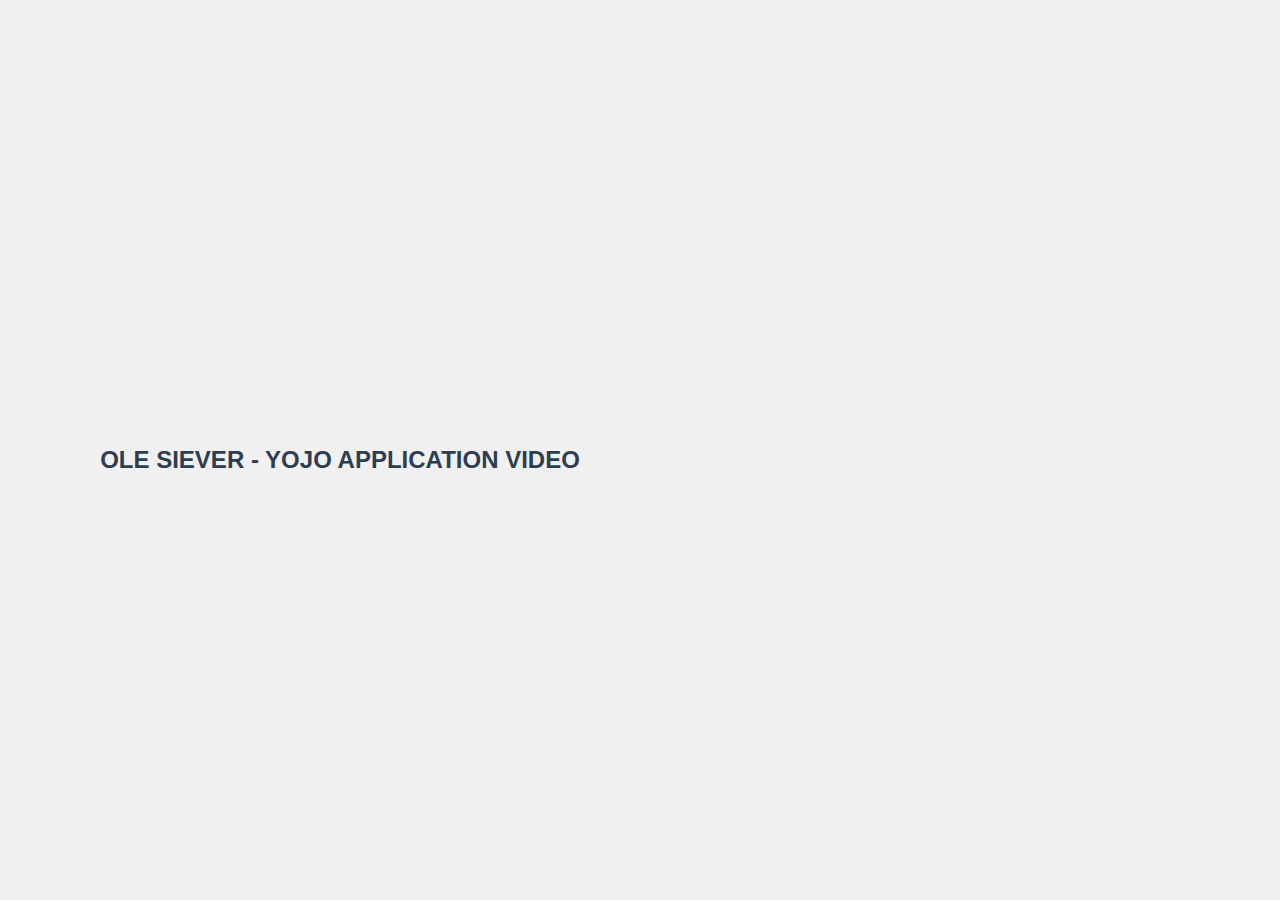
<file: yojo-application-2/index.html>
<!DOCTYPE html>
<html>
    <head>
        <meta name="viewport" content="width=device-width, initial-scale=1">
        <title>olewelo.com - blog & data</title>
        <link rel="stylesheet" href="style.css">
        <link rel="icon" type="image/x-icon" href="/images/favicon.ico">
    </head>
    <body class="container">
        <div class="title-column">
            <header>
                <h1>OLE SIEVER - YOJO APPLICATION VIDEO</h1>
            </header>
        </div>
        <div class="video-column">
            <main>
                <div class="video-container">
                    <iframe src="https://player.vimeo.com/video/1115354944?badge=0&amp;autopause=0&amp;player_id=0&amp;app_id=58479" frameborder="0" allow="autoplay; fullscreen; picture-in-picture; clipboard-write; encrypted-media; web-share" referrerpolicy="strict-origin-when-cross-origin" title="Ole Siever – YOJO Application"></iframe>
                </div>
            </main>
        </div>
    </body>
</html>
</file>
<file: style.css>
/*header style*/
header {
    text-align: center; 
    padding-top: 20px;
    font-family: Verdana, Geneva, Tahoma, sans-serif;
    font-size: 5pt;
 }

 body {
    background-color: rgb(13, 71, 90);
    text-align: center;
    min-height: 100vh;
    display: flex;
    flex-direction: column;
  }

 footer {
    font-family: Verdana, Geneva, Tahoma, sans-serif;
    margin-top: auto;
    box-sizing: border-box;
    margin: auto auto;
    max-width: 40%;
}

 /*main content*/
 * {
    box-sizing: border-box;
    width: 100%;
}

 .row {
    flex-wrap: wrap;
    text-align: center;
    margin: 0 auto;
    max-width: 60%;
 }

 .intro-text-box {
    line-height: 1.6;
    color:#e0e016;
    font-family: Verdana, Geneva, Tahoma, sans-serif;
    padding-top: 30px;
 }
 .intro-text-box h1 {
    font-size: 50pt;
    padding-bottom: 40px
 }
 .intro-text-box p1 {
    font-size: 16pt;
    padding-bottom: 30px;
    display: block;
    clear: both;
 }
 .intro-text-box p2 {
    font-size: 16pt;
    padding-bottom: 30px;
    display: block;
    clear: both;
 }
 .intro-text-box p3 {
    font-size: 16pt;
    padding-bottom: 30px;
    display: block;
    clear: both;
 }


  /*links body*/
 #body a:any-link {
    color:#e0e016;
    text-decoration:none;
    background-color: rgb(139, 47, 186);
    padding: 1px 6px;
  }

 #body a:hover {
    text-decoration: underline;
  }

  /*links footer*/
 #footer a:any-link {
    color:beige;
    text-decoration:none;
    background-color:black;
    padding: 1px 6px;
  }

  #footer a:hover {
    text-decoration: underline;
  }


  /* Keeping links from wrapping at the wrong place */
  .single-line {
    white-space: nowrap;
  }


/* Responsive styles for smaller screens */
@media only screen and (max-width: 768px) {
    .row {
        max-width: 90%;
    }
    .intro-text-box h1 {
        font-size: 36pt; /* Adjust the font size for smaller screens */
    }

    .intro-text-box p1,
    .intro-text-box p2,
    .intro-text-box p3 {
        font-size: 14pt; /* Adjust the font size for smaller screens */
    }

    footer {
        max-width: 70%;
        padding-top: 20pt;
        padding-bottom: 20pt;
    }
}
</file>
<file: correctiv-portfolio/style.css>
/*header style*/
header {
    text-align: center; 
    padding-top: 20px;
    font-family: Verdana, Geneva, Tahoma, sans-serif;
    font-size: 5pt;
 }

 body {
    background-color: #faf8f5;
    text-align: left;
    min-height: 100vh;
    display: flex;
    flex-direction: column;
  }

 footer {
    font-family: Verdana, Geneva, Tahoma, sans-serif;
    text-align: center;
    padding-top: 40px;
    padding-bottom: 50px;
    margin-top: auto;
    box-sizing: border-box;
    margin: auto auto;
    max-width: 40%;
}

 /*main content*/
 * {
    box-sizing: border-box;
}

 html, body {
    width: 100%;
    overflow-x: hidden;
}

 .row {
    flex-wrap: wrap;
    text-align: left;
    margin: 0 auto;
    max-width: 60%;
 }

 .main {
    line-height: 1.4;
    color:#2c3e50;
    font-family: Verdana, Geneva, Tahoma, sans-serif;
    padding-top: 30px;
 }
 .main h1 {
    color: #2c3e50; 
    font-size: 30pt;
    padding-top: 60px;
    padding-bottom: 60px
 }

 .main h2 {
    font-size: 20pt;
    text-align: left;
    color: #2c5282;
 }

 .main h3 {
    font-size: 16pt;
    color: #000000;
    border-left: 3px solid #2d5016;
    padding-left: 15px;
}

 .main p1 {
    font-size: 16pt;
    padding-bottom: 30px;
    display: block;
    clear: both;
 }



  /*links body*/
 #body a:any-link {
    color:#ffffff;
    text-decoration:none;
    background-color: #2d5016;
    padding: 1px 6px;
  }

 #body a:hover {
    text-decoration: underline;
    padding: 3px 6px;
  }


  /*links body - squiggly underline style*/
 #body a.squiggly:any-link {
    color: #da6009;
    text-decoration: none;
    background-color: transparent;
    padding: 0;
  }

 #body a.squiggly:hover {
    color: #da6009;
    text-decoration: underline;
    padding: 0;
  }

  /*links footer*/
 #footer a:any-link {
    color:beige;
    text-decoration:none;
    background-color:black;
    padding: 1px 6px;
  }

  #footer a:hover {
    text-decoration: underline;
  }


  /* Keeping links from wrapping at the wrong place */
  .single-line {
    white-space: nowrap;
  }

  .inline-logo {
    padding-left: 0.5em;
    height: 2em;
    vertical-align: middle;
    display: inline;
}


/* Responsive styles for smaller screens */
@media only screen and (max-width: 768px) {
    .row {
        max-width: 90%;
    }
    .main h1 {
        font-size: 36pt; /* Adjust the font size for smaller screens */
    }

    .main p1,
    .main p2,
    .main p3 {
        font-size: 14pt; /* Adjust the font size for smaller screens */
    }

    footer {
        max-width: 70%;
        padding-top: 20pt;
        padding-bottom: 20pt;
    }
}

/* Tooltip styles */
.tooltip {
    position: relative;
    display: inline;
    cursor: pointer;
    color: #2d5016;
    font-size: 0.7em;
    vertical-align: super;
    font-weight: normal;
    line-height: 0;
}

.tooltip .tooltiptext {
    visibility: hidden;
    width: 300px;
    background-color: #2c3e50;
    color: #fff;
    text-align: left;
    border-radius: 6px;
    padding: 8px 12px;
    position: absolute;
    z-index: 1;
    bottom: 125%;
    left: 50%;
    margin-left: -150px;
    opacity: 0;
    transition: opacity 0.3s;
    font-size: 12pt;
    font-weight: normal;
    line-height: 1.4;
    box-shadow: 0 2px 8px rgba(0,0,0,0.2);
}

.tooltip .tooltiptext::after {
    content: "";
    position: absolute;
    top: 100%;
    left: 50%;
    margin-left: -5px;
    border-width: 5px;
    border-style: solid;
    border-color: #2d5016 transparent transparent transparent;
}

.tooltip:hover .tooltiptext {
    visibility: visible;
    opacity: 1;
}

/* Mobile adjustments for tooltip */
@media only screen and (max-width: 768px) {
    .tooltip .tooltiptext {
        width: 250px;
        margin-left: -125px;
        font-size: 11pt;
    }
}
</file>
<file: lighthouse-application-1/style.css>
/*header style*/
header {
    text-align: center; 
    padding-top: 30px;
    padding-bottom: 20px;
    font-family: Verdana, Geneva, Tahoma, sans-serif;
    font-size: 12pt;
    font-weight: bold;
 }

 body {
    background-color: rgb(13, 71, 90);
    text-align: left;
    min-height: 100vh;
    display: flex;
    flex-direction: column;
  }

 footer {
    text-align: center;
    font-family: Verdana, Geneva, Tahoma, sans-serif;
    margin-top: auto;
    box-sizing: border-box;
    margin: auto auto;
    max-width: 40%;
    padding-bottom: 20px;
}

 /*main content*/
 * {
    box-sizing: border-box;
}

 html, body {
    width: 100%;
    overflow-x: hidden;
}

.title {
    display: block;
    color: #e0e016;
    font-family: Verdana, Geneva, Tahoma, sans-serif;
    text-align: left;
    margin: 0 auto;
    padding-bottom: 80px;
    flex-wrap: wrap;
    max-width: 90%;
}

.title h1 {
    font-size: 50pt;
    padding-top: 20vh;
    padding-bottom: 0pt;
    margin-bottom: 0px;
}

.title h2 {
    font-size: 25pt;
    color: #a4a422;
    padding-bottom: 50pt;
    font-style: bold;
}

.title h3 {
    font-size: 16pt;
    padding-bottom: 15pt;
    color: #000000;
    font-style: bold;
}

.title p1 {
   font-size: 16pt;
   font-style: normal;
   color: #000000;
}

 .row {
    display: block;
    line-height: 1.4;
    color:#ffffff;
    font-family: Verdana, Geneva, Tahoma, sans-serif; 
    padding-bottom: 40px;
    flex-wrap: wrap;
    margin: 0 auto;
    
    max-width: 60%;
 }


 .main p1 {
    font-size: 16pt;
    text-align: left;
    padding-bottom: 30px;
    display: block;
    clear: both;
 }

 .main h1 {
   font-size: 20pt;
   text-align: left;
   color: #e0e016;
 }

 .body-image {
   padding-top: 30px;
   padding-bottom: 30px;
   text-align: center;
 }

 .body-image img {
   max-width: 80%;
 }

 .body-image p {
   margin: 0 auto;
   font-size: 10pt;
   color: #e0e016;
   padding-top: 5px;
   max-width: 80%;
 }

  /*links body*/
 #body a:any-link {
    color:#000000;
    text-decoration:none;
    background-color: #e0e016;
    padding: 1px 6px;
  }

 #body a:hover {
    text-decoration: underline;
  }

  /*links footer*/
 #footer a:any-link {
    color:beige;
    text-decoration:none;
    background-color:black;
    padding: 1px 6px;
  }

  #footer a:hover {
    text-decoration: underline;
  }


  /* Keeping links from wrapping at the wrong place */
  .single-line {
    white-space: nowrap;
  }


/* Responsive styles for smaller screens */
@media only screen and (max-width: 768px) {
    .title h1 {
      padding-top: 5vh;
      font-size: 32pt;
    }  
    .title h2 {
        font-size: 18pt;
    }
    .title h3 {
        font-size: 12pt;
    }
    .row {
        max-width: 90%;
    }

    .main p1 {
        font-size: 14pt; /* Adjust the font size for smaller screens */
    }

    footer {
        max-width: 70%;
        padding-top: 20pt;
        padding-bottom: 20pt;
    }
}


/* Footnote */
#footnotes {
    color: #fff;
    font-family: Verdana, Geneva, Tahoma, sans-serif;
    font-size: 0.85em;
    margin: 2em 0 1em 0;
    max-width: 60%;
    margin-left: auto;
    margin-right: auto;
    text-align: center;
}
#footnotes a {
    color: #e0e016;
    text-decoration: none;
    font-size: 1em;
}
#footnotes a:hover {
    text-decoration: underline;
}

/* Footnote number in text: regular size, yellow, no box */
sup, sup a {
    background: none !important;
    color: #e0e016 !important;
    text-decoration: none;
    border: none;
    box-shadow: none;
    padding: 0;
    margin-left: -1px;   /* Pulls the symbol closer to the word */
    margin-right: -0.5px;
    font-size: inherit;  /* Regular size */
    vertical-align: text-top; /* Less extreme than super */
    line-height: 1;
    letter-spacing: normal;
    word-spacing: normal;
}
sup a:hover {
    text-decoration: underline;
}
</file>
<file: lighthouse-application-3/style.css>
/*header style*/
header {
    text-align: center; 
    padding-top: 20px;
    font-family: Verdana, Geneva, Tahoma, sans-serif;
    font-size: 5pt;
 }

 body {
    background-color: rgb(13, 71, 90);
    text-align: center;
    min-height: 100vh;
    display: flex;
    flex-direction: column;
  }

 footer {
    font-family: Verdana, Geneva, Tahoma, sans-serif;
    margin-top: auto;
    box-sizing: border-box;
    margin: auto auto;
    max-width: 40%;
}

 /*main content*/
 * {
    box-sizing: border-box;
}

 html, body {
    width: 100%;
    overflow-x: hidden;
}

 .row {
    flex-wrap: wrap;
    text-align: center;
    margin: 0 auto;
    max-width: 60%;
 }

 .intro-text-box {
    line-height: 1.6;
    color:#e0e016;
    font-family: Verdana, Geneva, Tahoma, sans-serif;
    padding-top: 30px;
 }
 .intro-text-box h1 {
    font-size: 50pt;
    padding-bottom: 40px
 }
 .intro-text-box p1 {
    font-size: 16pt;
    padding-bottom: 30px;
    display: block;
    clear: both;
 }
 .intro-text-box p2 {
    font-size: 16pt;
    padding-bottom: 30px;
    display: block;
    clear: both;
 }
 .intro-text-box p3 {
    font-size: 16pt;
    padding-bottom: 30px;
    display: block;
    clear: both;
 }


  /*links body*/
 #body a:any-link {
    color:#e0e016;
    text-decoration:none;
    background-color: rgb(139, 47, 186);
    padding: 1px 6px;
  }

 #body a:hover {
    text-decoration: underline;
  }

  /*links footer*/
 #footer a:any-link {
    color:beige;
    text-decoration:none;
    background-color:black;
    padding: 1px 6px;
  }

  #footer a:hover {
    text-decoration: underline;
  }


  /* Keeping links from wrapping at the wrong place */
  .single-line {
    white-space: nowrap;
  }

/* Centered content styles */
.centered-content {
    display: flex;
    flex-direction: column;
    align-items: center;
    justify-content: center;
    min-height: 60vh;
    padding: 40px 20px;
}

.centered-text {
    font-family: Verdana, Geneva, Tahoma, sans-serif;
    font-size: 20pt;
    color: #e0e016;
    text-align: center;
    margin-bottom: 40px;
    max-width: 80%;
    line-height: 1.4;
}

.centered-image {
    max-width: 80%;
    max-height: 500px;
    width: auto;
    height: auto;
    border-radius: 10px;
    box-shadow: 0 4px 8px rgba(0, 0, 0, 0.3);
}

/* Responsive adjustments for centered content */
@media only screen and (max-width: 768px) {
    .centered-text {
        font-size: 16pt;
        max-width: 95%;
    }
    
    .centered-image {
        max-width: 95%;
        max-height: 400px;
    }
    .row {
        max-width: 90%;
    }
    .intro-text-box h1 {
        font-size: 36pt; /* Adjust the font size for smaller screens */
    }

    .intro-text-box p1,
    .intro-text-box p2,
    .intro-text-box p3 {
        font-size: 14pt; /* Adjust the font size for smaller screens */
    }

    footer {
        max-width: 70%;
        padding-top: 20pt;
        padding-bottom: 20pt;
    }
}

/* Image gallery styles */
.image-gallery {
    display: flex;
    flex-direction: column;
    align-items: center;
    gap: 30px;
    width: 100%;
    max-width: 800px;
    margin: 0 auto;
    padding: 0 20px;
}

.gallery-image {
    width: 100%;
    max-width: 600px;
    height: auto;
    border-radius: 10px;
    box-shadow: 0 4px 8px rgba(0, 0, 0, 0.3);
    transition: transform 0.3s ease;
    object-fit: contain;
}

.gallery-image:hover {
    transform: scale(1.02);
}

/* Responsive adjustments for image gallery */
@media only screen and (max-width: 768px) {
    .image-gallery {
        gap: 20px;
    }
    
    .gallery-image {
        max-width: 95%;
    }
}
</file>
<file: yojo-application-1/style.css>
/*header style*/
header {
    text-align: left; 
    padding: 2px 16px;
    font-family: Verdana, Geneva, Tahoma, sans-serif;
    font-size: 12pt;
    font-weight: bold;
    max-width: 90%;
    margin: 30px auto 20px auto;
    background-color: #f8f9fa;
    border: 2px solid #2d5016;
    border-radius: 8px;
    box-shadow: 0 2px 4px rgba(0,0,0,0.1);
 }

 body {
    background-color: #faf8f5;
    text-align: left;
    min-height: 100vh;
    display: flex;
    flex-direction: column;
  }

 footer {
    text-align: center;
    font-family: Verdana, Geneva, Tahoma, sans-serif;
    margin-top: auto;
    box-sizing: border-box;
    margin: auto auto;
    max-width: 40%;
    padding-bottom: 20px;
}

 /*main content*/
 * {
    box-sizing: border-box;
}

 html, body {
    width: 100%;
    overflow-x: hidden;
}

.title {
    display: block;
    color: #333333;
    font-family: Verdana, Geneva, Tahoma, sans-serif;
    text-align: left;
    margin: 0 auto;
    padding-bottom: 0px;
    flex-wrap: wrap;
    max-width: 90%;
}

.title h1 {
    font-size: 50pt;
    padding-top: 15vh;
    padding-bottom: 0pt;
    margin-bottom: 0px;
    color: #2c3e50;
}

.title h2 {
    font-size: 25pt;
    color: #2d5016;
    padding-bottom: 0pt;
    font-style: bold;
}

.title p1 {
   font-size: 16pt;
   font-style: normal;
   color: #000000;
   padding-bottom: 90pt;
   margin: 0 auto;
   display: block;
}

.title h3 {
    font-size: 16pt;
    margin-bottom: 30pt;
    color: #000000;
    font-style: bold;
    width: 66.67%;
    margin: 0 auto 30pt auto;
    border-left: 4px solid #2d5016;
    padding-left: 15px;
}



 .row {
    display: block;
    line-height: 1.4;
    color:#333333;
    font-family: Verdana, Geneva, Tahoma, sans-serif; 
    padding-bottom: 40px;
    flex-wrap: wrap;
    margin: 0 auto;
    
    max-width: 60%;
 }


 .main p1 {
    font-size: 16pt;
    text-align: left;
    padding-bottom: 30px;
    display: block;
    clear: both;
 }

 .main h1 {
   font-size: 20pt;
   text-align: left;
   color: #2c5282;
 }

 .body-image {
   padding-top: 30px;
   padding-bottom: 30px;
   text-align: center;
 }

 .body-image img {
   max-width: 80%;
 }

 .body-image p {
   margin: 0 auto;
   font-size: 10pt;
   color: #666666;
   padding-top: 5px;
   max-width: 80%;
 }

  /*links body*/
 #body a:any-link {
    color:#ffffff;
    text-decoration:none;
    background-color: #2d5016;
    padding: 1px 6px;
  }

 #body a:hover {
    text-decoration: none;
    padding: 3px 6px;
  }

  /*links footer*/
 #footer a:any-link {
    color:#ffffff;
    text-decoration:none;
    background-color:#666666;
    padding: 1px 6px;
  }

  #footer a:hover {
    text-decoration: underline;
  }


  /* Keeping links from wrapping at the wrong place */
  .single-line {
    white-space: nowrap;
  }


/* Responsive styles for smaller screens */
@media only screen and (max-width: 768px) {
    .title h1 {
      padding-top: 5vh;
      font-size: 32pt;
    }  
    .title h2 {
        font-size: 18pt;
    }
    .title h3 {
        font-size: 12pt;
    }
    .row {
        max-width: 90%;
    }

    .main p1 {
        font-size: 14pt; /* Adjust the font size for smaller screens */
    }

    footer {
        max-width: 70%;
        padding-top: 20pt;
        padding-bottom: 20pt;
    }
}


/* Footnote */
#footnotes {
    color: #333333;
    font-family: Verdana, Geneva, Tahoma, sans-serif;
    font-size: 0.85em;
    margin: 0 0 2em 0;
    max-width: 60%;
    margin-left: auto;
    margin-right: auto;
    text-align: center;
}
#footnotes a {
    color: #2c5282;
    text-decoration: none;
    font-size: 1em;
}
#footnotes a:hover {
    text-decoration: underline;
}

/* Footnote in text: regular size, blue, no box */
sup, sup a {
    background: none !important;
    color: #2d5016 !important;
    text-decoration: none;
    border: none;
    box-shadow: none;
    padding: 0;
    margin-left: -1px;   /* Pulls the symbol closer to the word */
    margin-right: -0.5px;
    font-size: inherit;  /* Regular size */
    vertical-align: text-top; /* Less extreme than super */
    line-height: 1;
    letter-spacing: normal;
    word-spacing: normal;
}
sup a:hover {
    text-decoration: underline !important;
}
</file>
<file: yojo-application-2/style.css>
/* General - header style */
header {
    text-align: center; 
    padding-top: 20px;
    font-family: Verdana, Geneva, Tahoma, sans-serif;
    font-size: 5pt;
 }

 body {
    background-color: #faf8f5;
    text-align: center;
    min-height: 100vh;
    display: flex;
    flex-direction: column;
  }

 footer {
    font-family: Verdana, Geneva, Tahoma, sans-serif;
    margin-top: auto;
    box-sizing: border-box;
    margin: auto auto;
    max-width: 40%;
}

 /* General - main content */
 * {
    box-sizing: border-box;
}

 html, body {
    width: 100%;
    overflow-x: hidden;
}

 .row {
    flex-wrap: wrap;
    text-align: center;
    margin: 0 auto;
    max-width: 60%;
 }

 .intro-text-box {
    line-height: 1.6;
    color:#2c3e50;
    font-family: Verdana, Geneva, Tahoma, sans-serif;
    padding-top: 20px;
 }
 .intro-text-box h1 {
    color: #2c3e50; 
    font-size: 35pt;
    padding-bottom: 30px
 }
 .intro-text-box p1 {
    font-size: 16pt;
    padding-bottom: 30px;
    display: block;
    clear: both;
 }
 .intro-text-box p2 {
    font-size: 16pt;
    padding-bottom: 30px;
    display: block;
    clear: both;
 }
 .intro-text-box p3 {
    font-size: 16pt;
    padding-bottom: 30px;
    display: block;
    clear: both;
 }

/* General - Responsive styles for smaller screens */
@media only screen and (max-width: 768px) {
    .row {
        max-width: 90%;
    }
    .intro-text-box h1 {
        font-size: 36pt; 
    }

    .intro-text-box p1,
    .intro-text-box p2,
    .intro-text-box p3 {
        font-size: 14pt; 
    }

    footer {
        max-width: 70%;
        padding-top: 20pt;
        padding-bottom: 20pt;
    }
}

/* Video application page styles */
.container {
    margin: 0;
    padding: 0;
    height: 100vh;
    overflow: hidden;
    display: flex;
    flex-direction: row;
    background-color: #f0f0f0;
}

.title-column {
    flex: 1;
    display: flex;
    align-items: center;
    justify-content: center;
    padding: 40px;
}

.title-column header {
    text-align: center;
    width: 100%;
}

.title-column h1 {
    margin: 0;
    font-size: 24px;
    color: #2c3e50;
}

.video-column {
    flex: 1;
    display: flex;
    align-items: center;
    justify-content: center;
    padding: 0;
}

.video-column main {
    display: flex;
    justify-content: center;
    align-items: center;
    width: 100%;
    height: 100%;
}

.video-container {
    height: 90vh;
    width: 50.625vh;
}

.video-container iframe {
    width: 100%;
    height: 100%;
}

/* Mobile responsive styles for video page */
@media only screen and (max-width: 768px) {
    .container {
        flex-direction: column;
        overflow-y: auto;
        height: auto;
        min-height: 100vh;
    }
    
    .title-column {
        flex: none;
        padding: 20px;
        height: auto;
    }
    
    .video-column {
        flex: none;
        padding: 20px;
        height: auto;
    }
    
    .video-container {
        height: 70vh;
        width: 39.375vh;
        max-width: 90vw;
        max-height: 160vw;
    }
}
</file>
